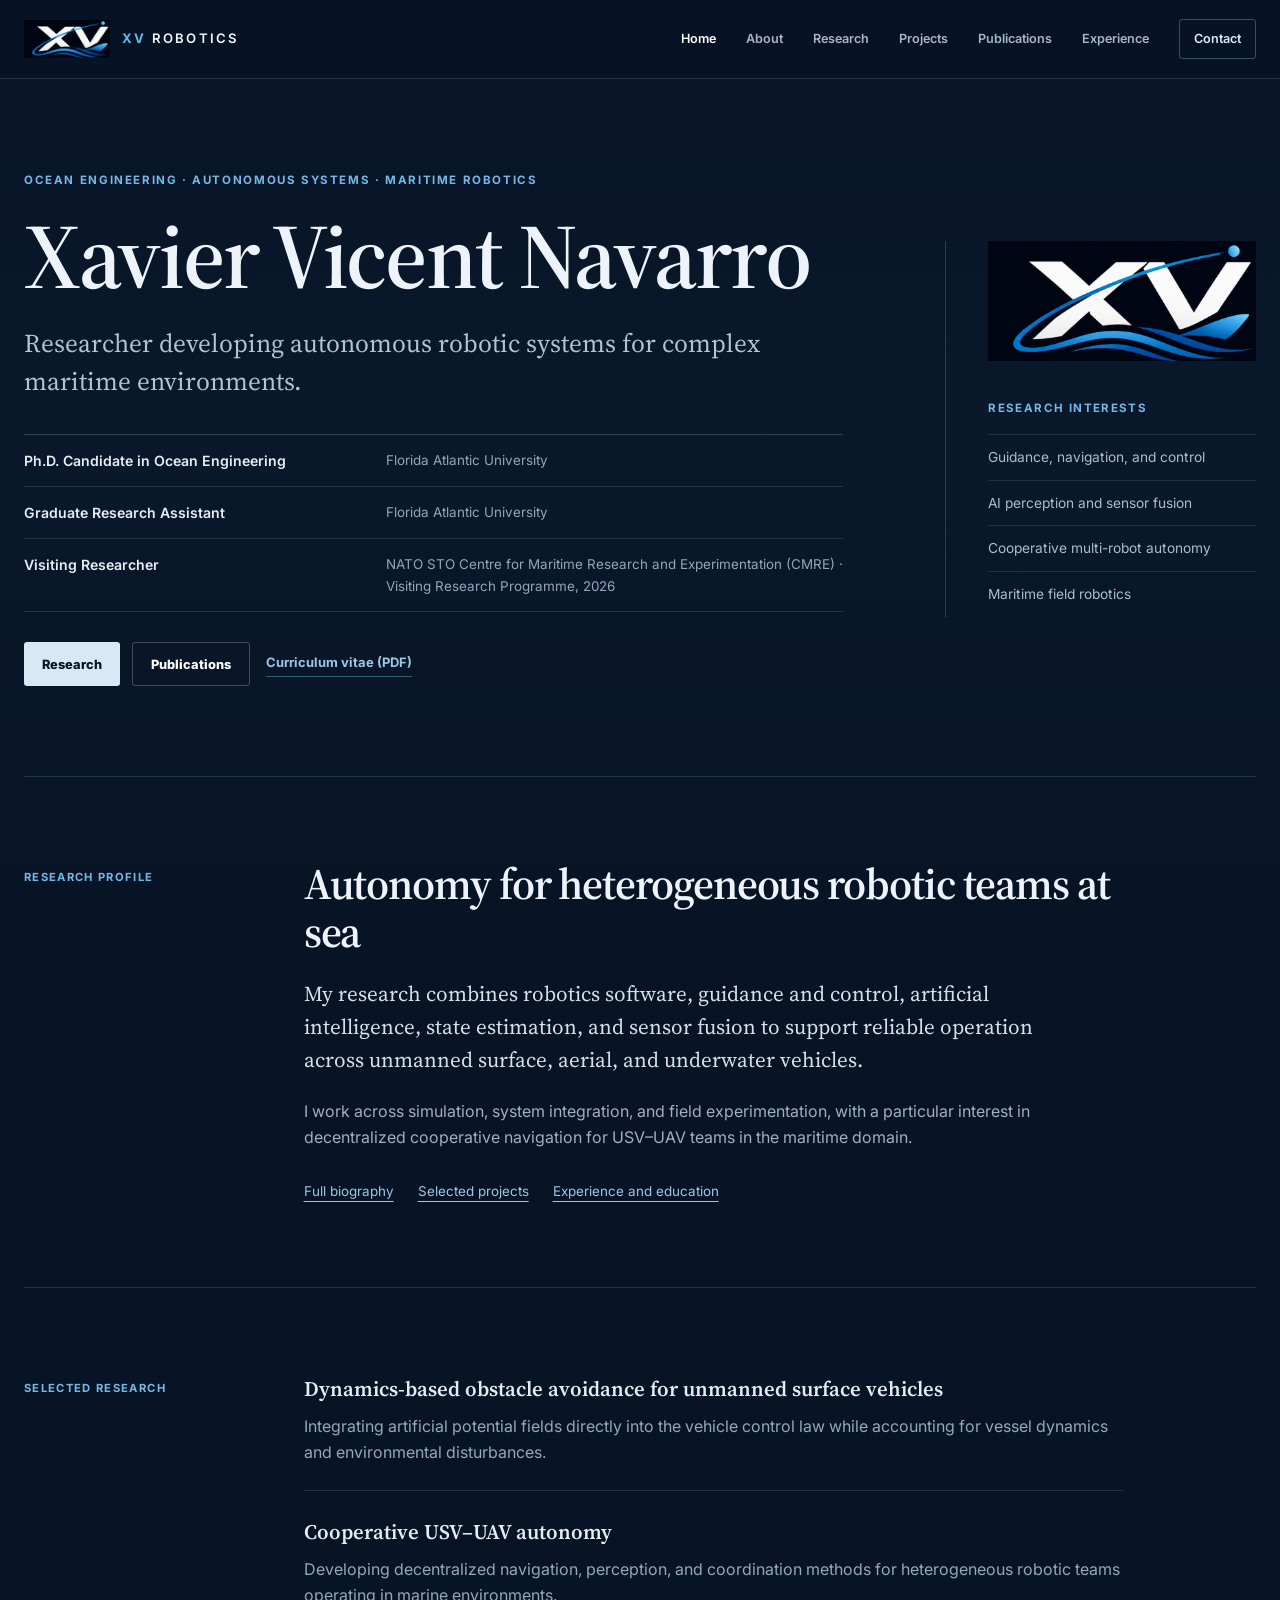
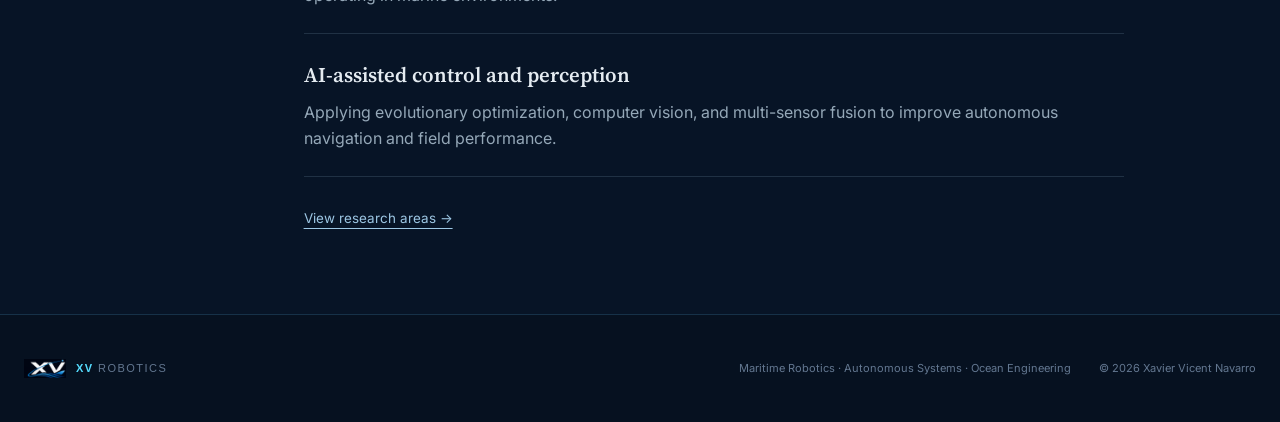
<file: index.html>
<!DOCTYPE html>
<html lang="en">
<head>
  <meta charset="utf-8" /><meta name="viewport" content="width=device-width, initial-scale=1" />
  <meta name="description" content="Xavier Vicent Navarro is a Ph.D. candidate in Ocean Engineering at Florida Atlantic University researching autonomous maritime systems, navigation, control, perception, and multi-robot autonomy." />
  <meta name="theme-color" content="#06152d" /><link rel="icon" type="image/png" href="assets/xv-logo.png" />
  <title>Xavier Vicent Navarro | Maritime Robotics Researcher</title>
  <link rel="preconnect" href="https://fonts.googleapis.com"><link rel="preconnect" href="https://fonts.gstatic.com" crossorigin>
  <link href="https://fonts.googleapis.com/css2?family=Inter:wght@400;500;600;700&family=Source+Serif+4:opsz,wght@8..60,500;8..60,600&display=swap" rel="stylesheet"><link rel="stylesheet" href="styles.css" />
</head>
<body class="page-home academic-page">
<header class="site-header" id="top"><div class="nav-wrap"><a class="brand" href="index.html" aria-label="XV Robotics home"><span class="brand-mark"><img src="assets/xv-logo.png" alt="XV Robotics logo" /></span><span class="brand-name"><b>XV</b> ROBOTICS</span></a><button class="menu-toggle" type="button" aria-expanded="false" aria-controls="nav-links" aria-label="Open navigation"><span></span><span></span><span></span></button><nav id="nav-links" class="nav-links" aria-label="Primary navigation"><a class="active" href="index.html">Home</a><a href="about.html">About</a><a href="research.html">Research</a><a href="projects.html">Projects</a><a href="publications.html">Publications</a><a href="experience.html">Experience</a><a class="nav-cta" href="contact.html">Contact</a></nav></div></header>
<main>
  <section class="academic-hero section-shell">
    <div class="academic-hero-copy reveal"><p class="academic-overline">Ocean Engineering · Autonomous Systems · Maritime Robotics</p><h1>Xavier Vicent Navarro</h1><p class="academic-deck">Researcher developing autonomous robotic systems for complex maritime environments.</p>
      <div class="current-appointments" aria-label="Current academic appointments">
        <div><strong>Ph.D. Candidate in Ocean Engineering</strong><span>Florida Atlantic University</span></div>
        <div><strong>Graduate Research Assistant</strong><span>Florida Atlantic University</span></div>
        <div><strong>Visiting Researcher</strong><span>NATO STO Centre for Maritime Research and Experimentation (CMRE) · Visiting Research Programme, 2026</span></div>
      </div>
      <div class="academic-actions"><a class="btn primary" href="research.html">Research</a><a class="btn secondary" href="publications.html">Publications</a><a class="text-link" href="assets/Xavier_Vicent_Navarro_Resume.pdf" rel="noopener" target="_blank">Curriculum vitae (PDF)</a></div>
    </div>
    <aside class="research-identity reveal" aria-label="XV Robotics research identity"><img src="assets/xv-logo.png" alt="XV Robotics" /><div><p>Research interests</p><ul><li>Guidance, navigation, and control</li><li>AI perception and sensor fusion</li><li>Cooperative multi-robot autonomy</li><li>Maritime field robotics</li></ul></div></aside>
  </section>
  <section class="academic-section section-shell reveal"><div class="academic-section-label">Research profile</div><div class="academic-section-body"><h2>Autonomy for heterogeneous robotic teams at sea</h2><p class="academic-lead">My research combines robotics software, guidance and control, artificial intelligence, state estimation, and sensor fusion to support reliable operation across unmanned surface, aerial, and underwater vehicles.</p><p>I work across simulation, system integration, and field experimentation, with a particular interest in decentralized cooperative navigation for USV–UAV teams in the maritime domain.</p><div class="inline-links"><a href="about.html">Full biography</a><a href="projects.html">Selected projects</a><a href="experience.html">Experience and education</a></div></div></section>
  <section class="academic-section section-shell reveal"><div class="academic-section-label">Selected research</div><div class="academic-section-body research-summary-list"><article><h3>Dynamics-based obstacle avoidance for unmanned surface vehicles</h3><p>Integrating artificial potential fields directly into the vehicle control law while accounting for vessel dynamics and environmental disturbances.</p></article><article><h3>Cooperative USV–UAV autonomy</h3><p>Developing decentralized navigation, perception, and coordination methods for heterogeneous robotic teams operating in marine environments.</p></article><article><h3>AI-assisted control and perception</h3><p>Applying evolutionary optimization, computer vision, and multi-sensor fusion to improve autonomous navigation and field performance.</p></article><a class="section-link" href="research.html">View research areas →</a></div></section>
</main>
<footer><div class="section-shell footer-inner"><a class="footer-brand" href="index.html"><img src="assets/xv-logo.png" alt="" /><span><b>XV</b> ROBOTICS</span></a><p>Maritime Robotics · Autonomous Systems · Ocean Engineering</p><p>© <span id="year"></span> Xavier Vicent Navarro</p></div></footer><script src="script.js"></script>
</body></html>
</file>
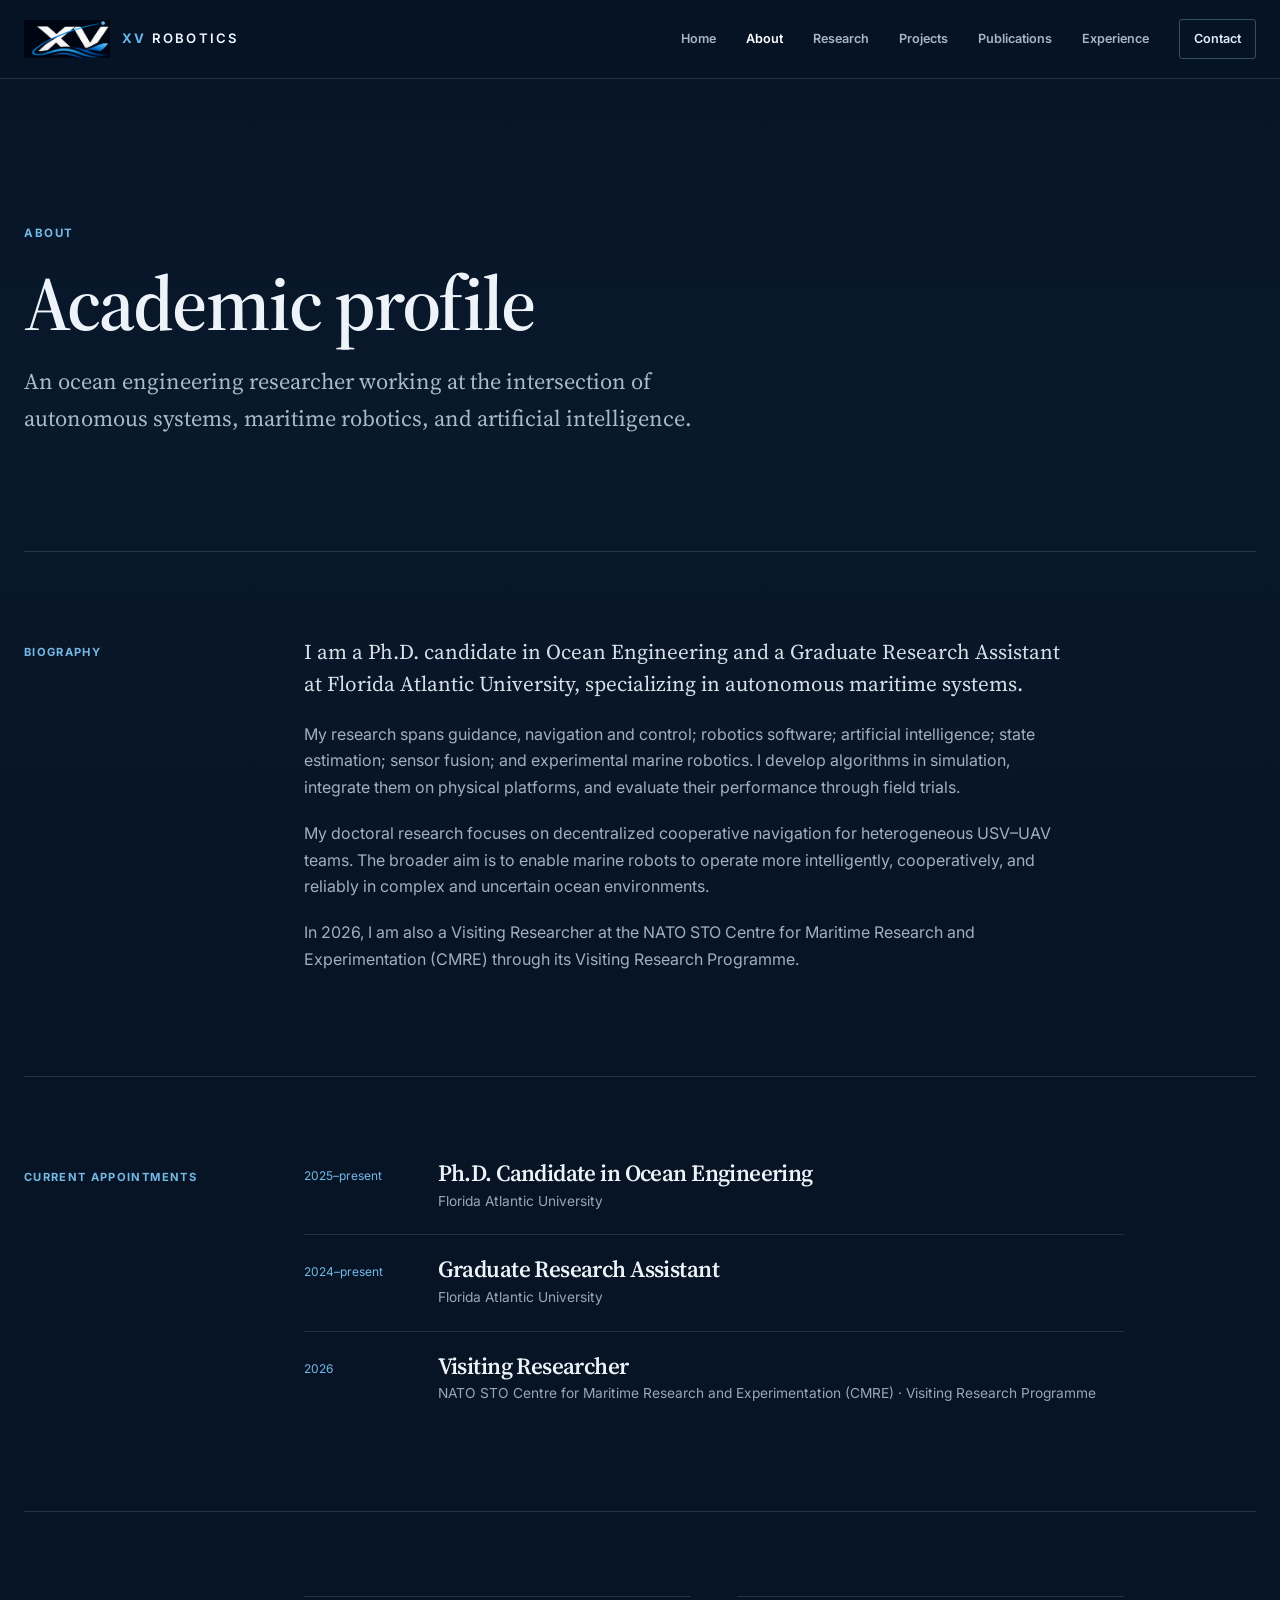
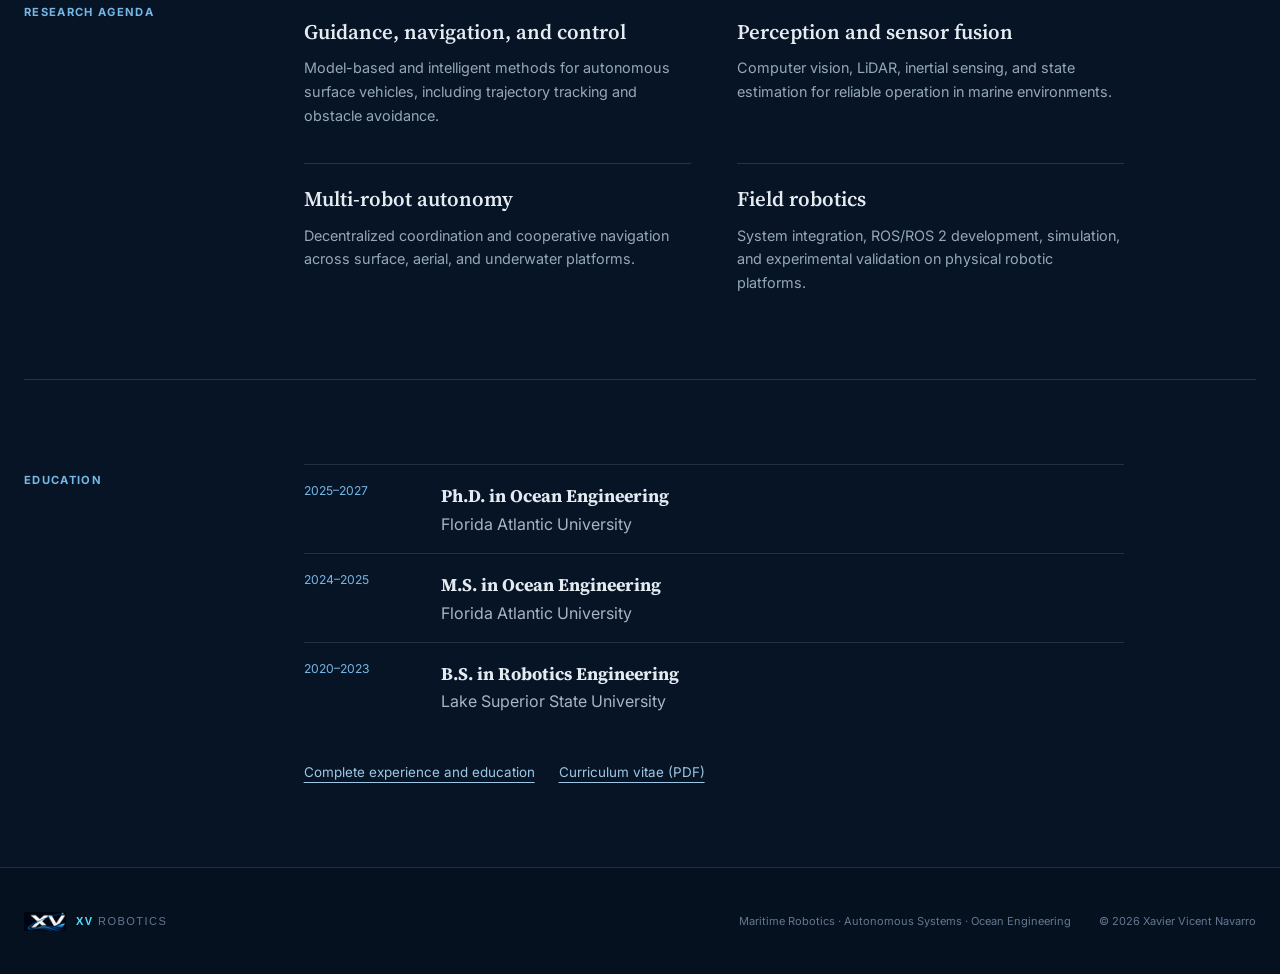
<file: about.html>
<!DOCTYPE html>
<html lang="en">
<head>
  <meta charset="utf-8" /><meta name="viewport" content="width=device-width, initial-scale=1" />
  <meta name="description" content="Academic biography, current appointments, research agenda, and education of maritime robotics researcher Xavier Vicent Navarro." />
  <meta name="theme-color" content="#06152d" /><link rel="icon" type="image/png" href="assets/xv-logo.png" /><title>About | Xavier Vicent Navarro</title>
  <link rel="preconnect" href="https://fonts.googleapis.com"><link rel="preconnect" href="https://fonts.gstatic.com" crossorigin><link href="https://fonts.googleapis.com/css2?family=Inter:wght@400;500;600;700&family=Source+Serif+4:opsz,wght@8..60,500;8..60,600&display=swap" rel="stylesheet"><link rel="stylesheet" href="styles.css" />
</head>
<body class="page-about academic-page">
<header class="site-header" id="top"><div class="nav-wrap"><a class="brand" href="index.html" aria-label="XV Robotics home"><span class="brand-mark"><img src="assets/xv-logo.png" alt="XV Robotics logo" /></span><span class="brand-name"><b>XV</b> ROBOTICS</span></a><button class="menu-toggle" type="button" aria-expanded="false" aria-controls="nav-links" aria-label="Open navigation"><span></span><span></span><span></span></button><nav id="nav-links" class="nav-links" aria-label="Primary navigation"><a href="index.html">Home</a><a class="active" href="about.html">About</a><a href="research.html">Research</a><a href="projects.html">Projects</a><a href="publications.html">Publications</a><a href="experience.html">Experience</a><a class="nav-cta" href="contact.html">Contact</a></nav></div></header>
<main>
  <section class="academic-page-hero section-shell reveal"><p class="academic-overline">About</p><h1>Academic profile</h1><p>An ocean engineering researcher working at the intersection of autonomous systems, maritime robotics, and artificial intelligence.</p></section>
  <section class="academic-section section-shell reveal"><div class="academic-section-label">Biography</div><div class="academic-section-body biography"><p class="academic-lead">I am a Ph.D. candidate in Ocean Engineering and a Graduate Research Assistant at Florida Atlantic University, specializing in autonomous maritime systems.</p><p>My research spans guidance, navigation and control; robotics software; artificial intelligence; state estimation; sensor fusion; and experimental marine robotics. I develop algorithms in simulation, integrate them on physical platforms, and evaluate their performance through field trials.</p><p>My doctoral research focuses on decentralized cooperative navigation for heterogeneous USV–UAV teams. The broader aim is to enable marine robots to operate more intelligently, cooperatively, and reliably in complex and uncertain ocean environments.</p><p>In 2026, I am also a Visiting Researcher at the NATO STO Centre for Maritime Research and Experimentation (CMRE) through its Visiting Research Programme.</p></div></section>
  <section class="academic-section section-shell reveal"><div class="academic-section-label">Current appointments</div><div class="academic-section-body appointment-list"><article><p>2025–present</p><h2>Ph.D. Candidate in Ocean Engineering</h2><span>Florida Atlantic University</span></article><article><p>2024–present</p><h2>Graduate Research Assistant</h2><span>Florida Atlantic University</span></article><article><p>2026</p><h2>Visiting Researcher</h2><span>NATO STO Centre for Maritime Research and Experimentation (CMRE) · Visiting Research Programme</span></article></div></section>
  <section class="academic-section section-shell reveal"><div class="academic-section-label">Research agenda</div><div class="academic-section-body agenda-grid"><div><h3>Guidance, navigation, and control</h3><p>Model-based and intelligent methods for autonomous surface vehicles, including trajectory tracking and obstacle avoidance.</p></div><div><h3>Perception and sensor fusion</h3><p>Computer vision, LiDAR, inertial sensing, and state estimation for reliable operation in marine environments.</p></div><div><h3>Multi-robot autonomy</h3><p>Decentralized coordination and cooperative navigation across surface, aerial, and underwater platforms.</p></div><div><h3>Field robotics</h3><p>System integration, ROS/ROS 2 development, simulation, and experimental validation on physical robotic platforms.</p></div></div></section>
  <section class="academic-section section-shell reveal"><div class="academic-section-label">Education</div><div class="academic-section-body education-list"><div><span>2025–2027</span><p><strong>Ph.D. in Ocean Engineering</strong><br>Florida Atlantic University</p></div><div><span>2024–2025</span><p><strong>M.S. in Ocean Engineering</strong><br>Florida Atlantic University</p></div><div><span>2020–2023</span><p><strong>B.S. in Robotics Engineering</strong><br>Lake Superior State University</p></div><div class="inline-links"><a href="experience.html">Complete experience and education</a><a href="assets/Xavier_Vicent_Navarro_Resume.pdf" target="_blank" rel="noopener">Curriculum vitae (PDF)</a></div></div></section>
</main>
<footer><div class="section-shell footer-inner"><a class="footer-brand" href="index.html"><img src="assets/xv-logo.png" alt="" /><span><b>XV</b> ROBOTICS</span></a><p>Maritime Robotics · Autonomous Systems · Ocean Engineering</p><p>© <span id="year"></span> Xavier Vicent Navarro</p></div></footer><script src="script.js"></script>
</body></html>
</file>
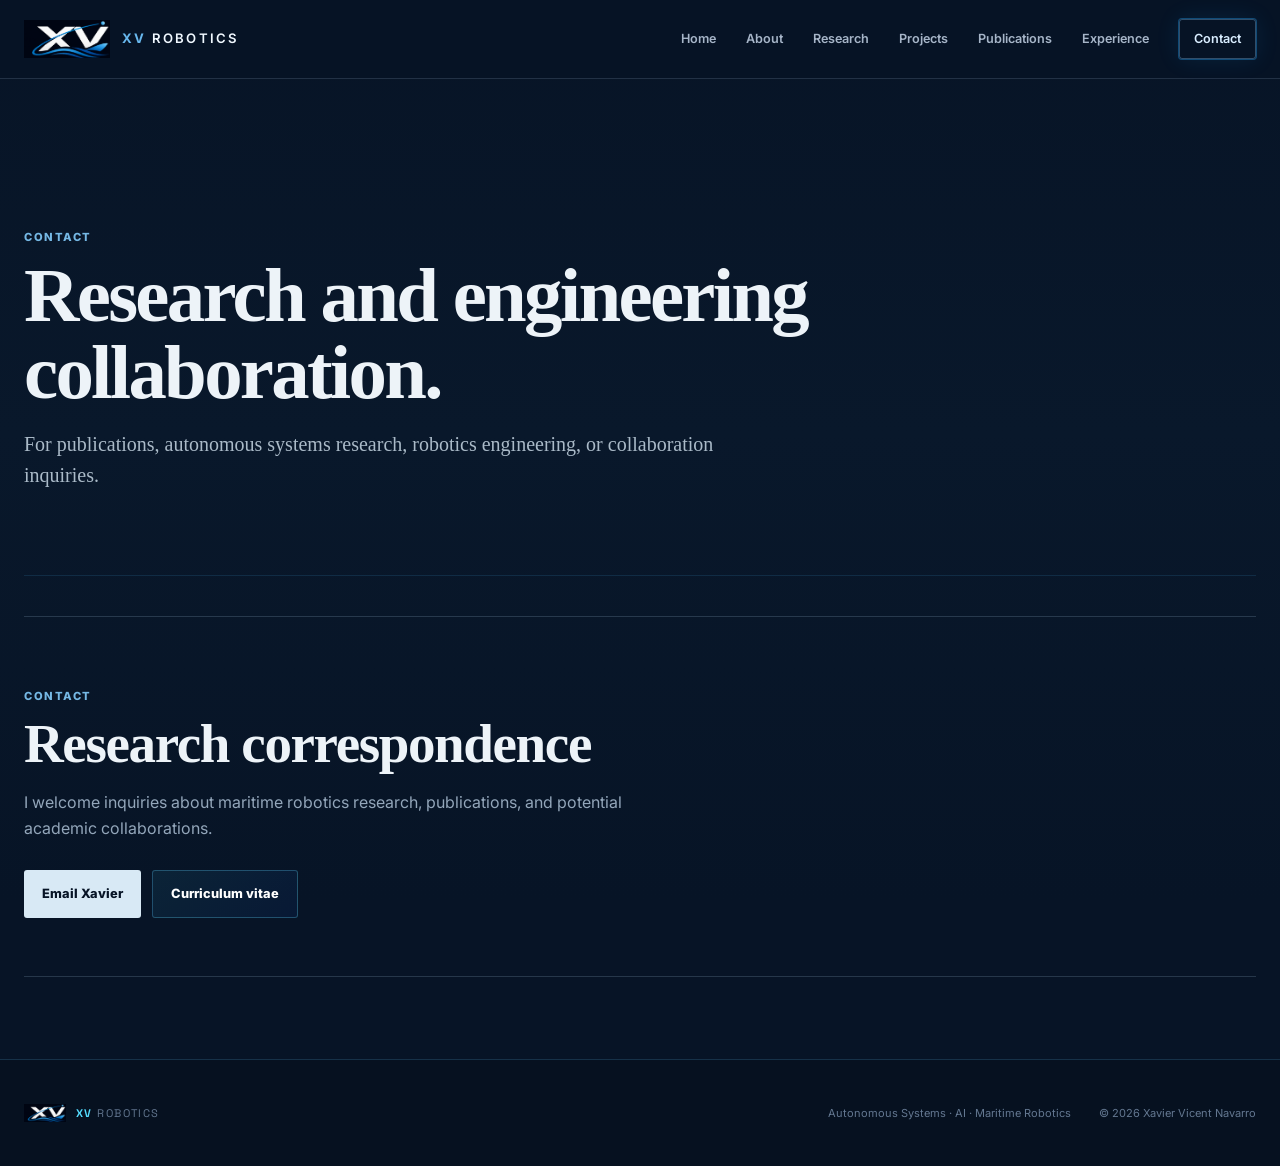
<file: contact.html>
<!DOCTYPE html>
<html lang="en">
<head>
  <meta charset="utf-8" />
  <meta name="viewport" content="width=device-width, initial-scale=1" />
  <meta name="description" content="Contact Xavier Vicent Navarro for research, engineering, and collaboration inquiries." />
  <meta name="theme-color" content="#06152d" />
  <link rel="icon" type="image/png" href="assets/xv-logo.png" />
  <title>Contact | XV Robotics</title>
  <link rel="preconnect" href="https://fonts.googleapis.com">
  <link rel="preconnect" href="https://fonts.gstatic.com" crossorigin>
  <link href="https://fonts.googleapis.com/css2?family=Inter:wght@400;500;600;700;800&family=Space+Grotesk:wght@500;600;700&display=swap" rel="stylesheet">
  <link rel="stylesheet" href="styles.css" />
</head>
<body class="page-contact">
<div class="page-noise" aria-hidden="true"></div><div class="ambient ambient-a" aria-hidden="true"></div><div class="ambient ambient-b" aria-hidden="true"></div>
<header class="site-header" id="top">
  <div class="nav-wrap">
    <a class="brand" href="index.html" aria-label="XV Robotics home">
      <span class="brand-mark"><img src="assets/xv-logo.png" alt="XV Robotics logo" /></span>
      <span class="brand-name"><b>XV</b> ROBOTICS</span>
    </a>
    <button class="menu-toggle" type="button" aria-expanded="false" aria-controls="nav-links" aria-label="Open navigation"><span></span><span></span><span></span></button>
    <nav id="nav-links" class="nav-links" aria-label="Primary navigation">
      <a href="index.html">Home</a><a href="about.html">About</a><a href="research.html">Research</a><a href="projects.html">Projects</a><a href="publications.html">Publications</a><a href="experience.html">Experience</a>
      <a class="nav-cta active" href="contact.html">Contact</a>
    </nav>
  </div>
</header>
<main><section class="page-hero section-shell reveal">
  <div class="page-hero-copy">
    <p class="kicker">CONTACT</p>
    <h1>Research and engineering collaboration.</h1>
    <p>For publications, autonomous systems research, robotics engineering, or collaboration inquiries.</p>
  </div>
  <div class="page-hero-code" aria-hidden="true">
    <span>XV / CONTACT</span>
    <img src="assets/xv-logo.png" alt="" />
  </div>
</section><section class="section section-shell contact-section" id="contact">
<div class="contact-card reveal">
<div aria-hidden="true" class="contact-orbit"></div>
<div class="contact-copy">
<p class="kicker">CONTACT</p>
<h2>Research correspondence</h2>
<p>I welcome inquiries about maritime robotics research, publications, and potential academic collaborations.</p>
<div class="contact-actions"><a class="btn primary" href="mailto:xavitenis27@gmail.com">Email Xavier</a><a class="btn secondary" href="assets/Xavier_Vicent_Navarro_Resume.pdf" rel="noopener" target="_blank">Curriculum vitae</a></div>
</div>
<div class="contact-logo"><img alt="XV Robotics" src="assets/xv-logo.png"/></div>
</div>
</section></main>
<footer>
  <div class="section-shell footer-inner">
    <a class="footer-brand" href="index.html"><img src="assets/xv-logo.png" alt="" /><span><b>XV</b> ROBOTICS</span></a>
    <p>Autonomous Systems · AI · Maritime Robotics</p>
    <p>© <span id="year"></span> Xavier Vicent Navarro</p>
  </div>
</footer>
<script src="script.js"></script>
</body>
</html>
</file>
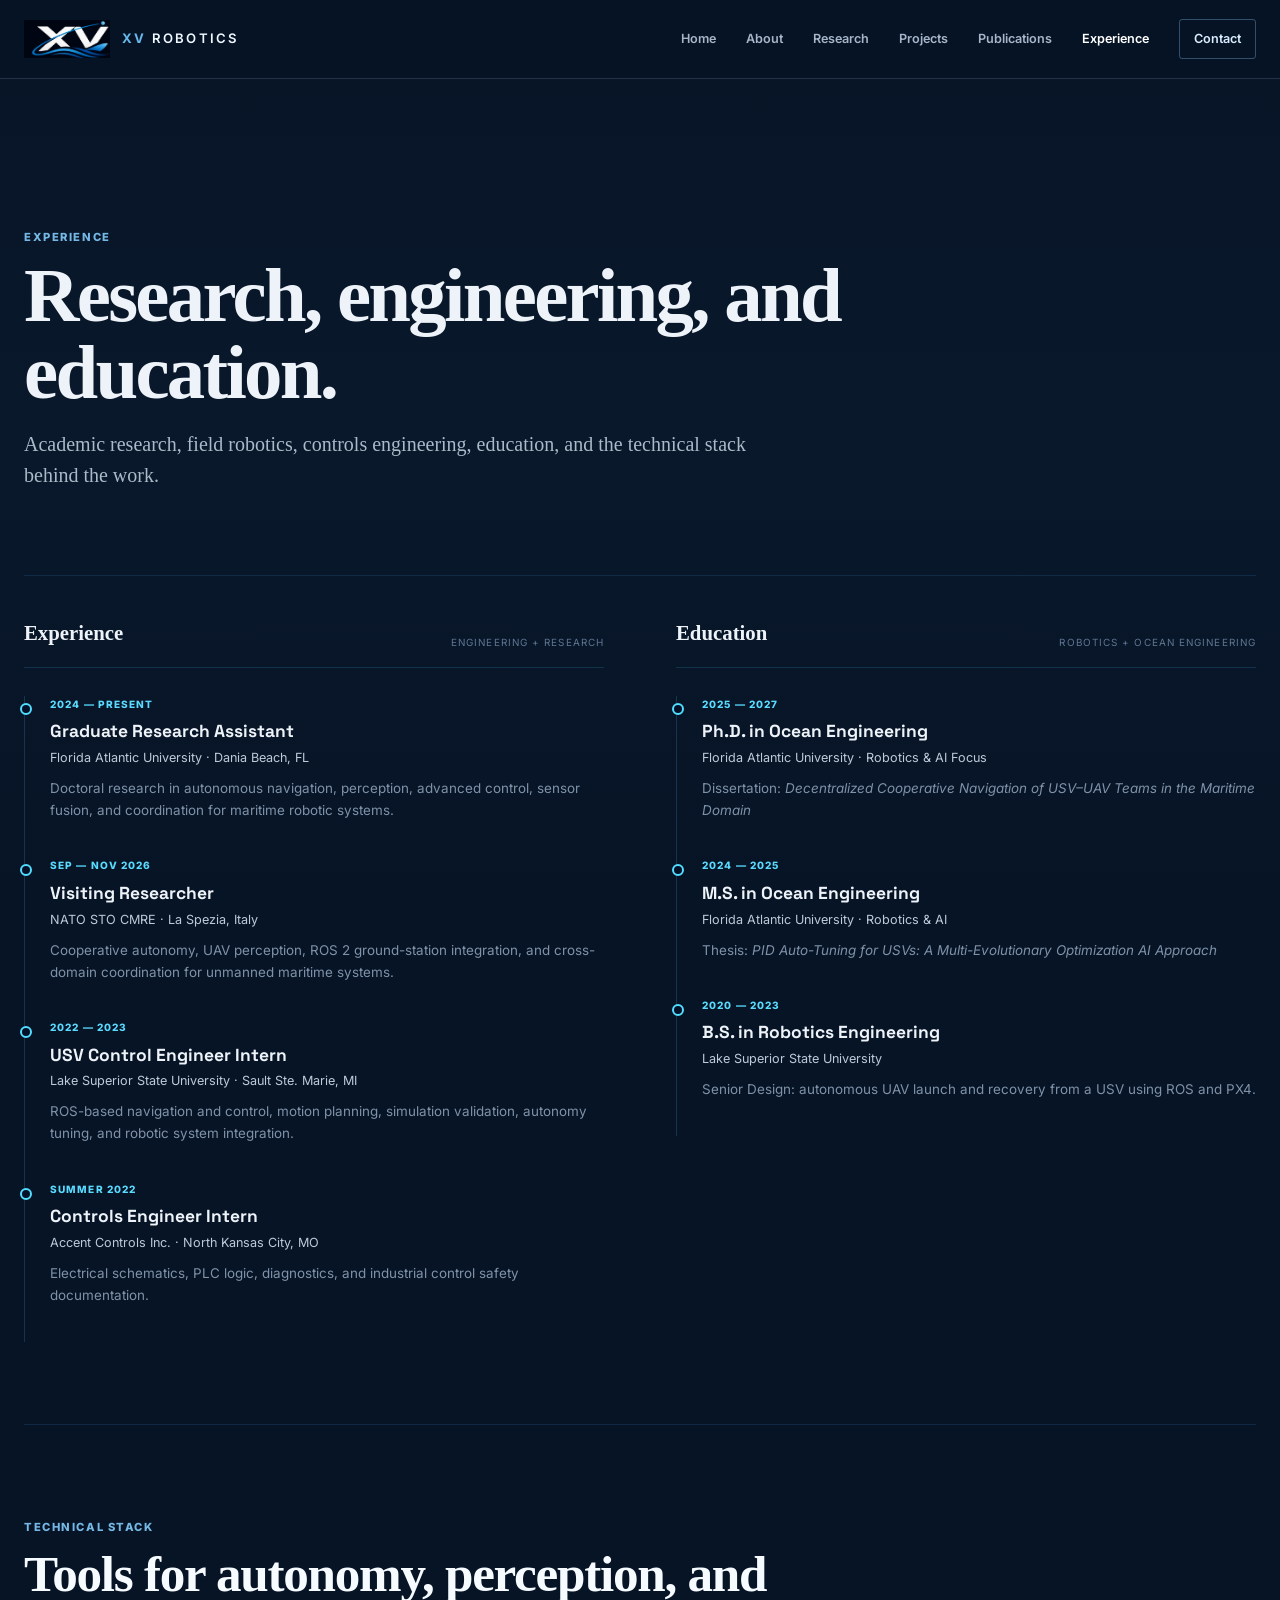
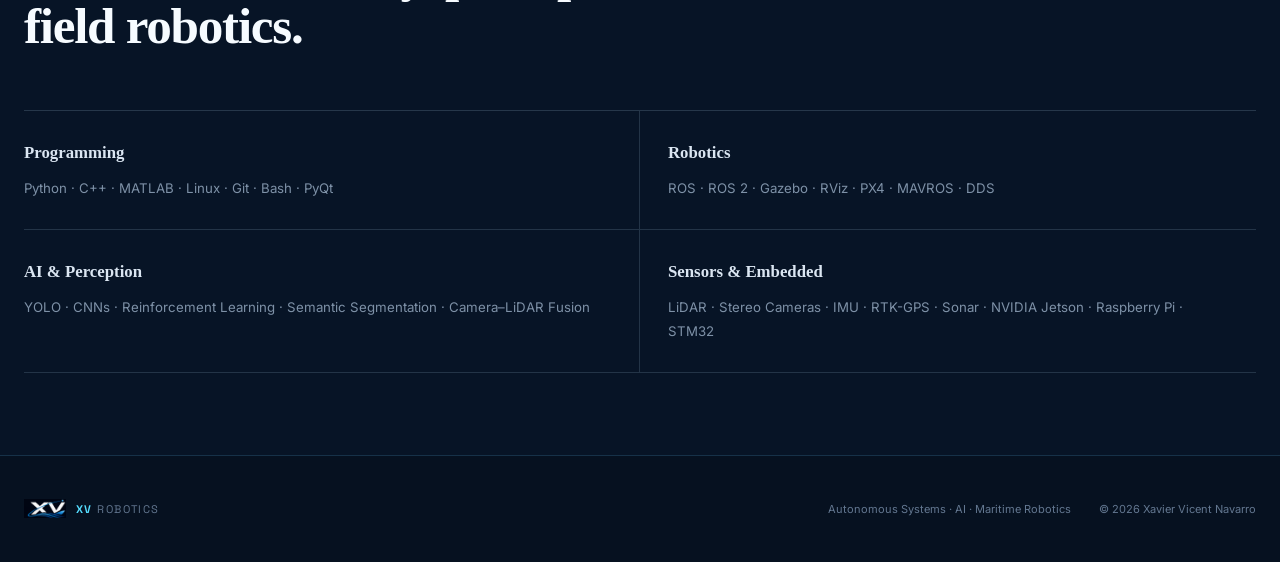
<file: experience.html>
<!DOCTYPE html>
<html lang="en">
<head>
  <meta charset="utf-8" />
  <meta name="viewport" content="width=device-width, initial-scale=1" />
  <meta name="description" content="Research experience, education, and technical skills of Xavier Vicent Navarro." />
  <meta name="theme-color" content="#06152d" />
  <link rel="icon" type="image/png" href="assets/xv-logo.png" />
  <title>Experience | XV Robotics</title>
  <link rel="preconnect" href="https://fonts.googleapis.com">
  <link rel="preconnect" href="https://fonts.gstatic.com" crossorigin>
  <link href="https://fonts.googleapis.com/css2?family=Inter:wght@400;500;600;700;800&family=Space+Grotesk:wght@500;600;700&display=swap" rel="stylesheet">
  <link rel="stylesheet" href="styles.css" />
</head>
<body class="page-experience">
<div class="page-noise" aria-hidden="true"></div><div class="ambient ambient-a" aria-hidden="true"></div><div class="ambient ambient-b" aria-hidden="true"></div>
<header class="site-header" id="top">
  <div class="nav-wrap">
    <a class="brand" href="index.html" aria-label="XV Robotics home">
      <span class="brand-mark"><img src="assets/xv-logo.png" alt="XV Robotics logo" /></span>
      <span class="brand-name"><b>XV</b> ROBOTICS</span>
    </a>
    <button class="menu-toggle" type="button" aria-expanded="false" aria-controls="nav-links" aria-label="Open navigation"><span></span><span></span><span></span></button>
    <nav id="nav-links" class="nav-links" aria-label="Primary navigation">
      <a href="index.html">Home</a><a href="about.html">About</a><a href="research.html">Research</a><a href="projects.html">Projects</a><a href="publications.html">Publications</a><a class="active" href="experience.html">Experience</a>
      <a class="nav-cta" href="contact.html">Contact</a>
    </nav>
  </div>
</header>
<main><section class="page-hero section-shell reveal">
  <div class="page-hero-copy">
    <p class="kicker">EXPERIENCE</p>
    <h1>Research, engineering, and education.</h1>
    <p>Academic research, field robotics, controls engineering, education, and the technical stack behind the work.</p>
  </div>
  <div class="page-hero-code" aria-hidden="true">
    <span>XV / CV</span>
    <img src="assets/xv-logo.png" alt="" />
  </div>
</section><section class="section section-shell" id="experience">
<div class="section-heading reveal">
<span class="section-number">05</span>
<div><p class="kicker">BACKGROUND</p><h2>Research, engineering, and education.</h2></div>
</div>
<div class="background-grid">
<div>
<div class="column-header"><h3>Experience</h3><span>Engineering + Research</span></div>
<div class="timeline">
<article class="timeline-item reveal"><div class="timeline-date">2024 — Present</div><h4>Graduate Research Assistant</h4><p class="timeline-org">Florida Atlantic University · Dania Beach, FL</p><p>Doctoral research in autonomous navigation, perception, advanced control, sensor fusion, and coordination for maritime robotic systems.</p></article>
<article class="timeline-item reveal"><div class="timeline-date">Sep — Nov 2026</div><h4>Visiting Researcher</h4><p class="timeline-org">NATO STO CMRE · La Spezia, Italy</p><p>Cooperative autonomy, UAV perception, ROS 2 ground-station integration, and cross-domain coordination for unmanned maritime systems.</p></article>
<article class="timeline-item reveal"><div class="timeline-date">2022 — 2023</div><h4>USV Control Engineer Intern</h4><p class="timeline-org">Lake Superior State University · Sault Ste. Marie, MI</p><p>ROS-based navigation and control, motion planning, simulation validation, autonomy tuning, and robotic system integration.</p></article>
<article class="timeline-item reveal"><div class="timeline-date">Summer 2022</div><h4>Controls Engineer Intern</h4><p class="timeline-org">Accent Controls Inc. · North Kansas City, MO</p><p>Electrical schematics, PLC logic, diagnostics, and industrial control safety documentation.</p></article>
</div>
</div>
<div>
<div class="column-header"><h3>Education</h3><span>Robotics + Ocean Engineering</span></div>
<div class="timeline">
<article class="timeline-item reveal"><div class="timeline-date">2025 — 2027</div><h4>Ph.D. in Ocean Engineering</h4><p class="timeline-org">Florida Atlantic University · Robotics &amp; AI Focus</p><p>Dissertation: <em>Decentralized Cooperative Navigation of USV–UAV Teams in the Maritime Domain</em></p></article>
<article class="timeline-item reveal"><div class="timeline-date">2024 — 2025</div><h4>M.S. in Ocean Engineering</h4><p class="timeline-org">Florida Atlantic University · Robotics &amp; AI</p><p>Thesis: <em>PID Auto-Tuning for USVs: A Multi-Evolutionary Optimization AI Approach</em></p></article>
<article class="timeline-item reveal"><div class="timeline-date">2020 — 2023</div><h4>B.S. in Robotics Engineering</h4><p class="timeline-org">Lake Superior State University</p><p>Senior Design: autonomous UAV launch and recovery from a USV using ROS and PX4.</p></article>
</div>
</div>
</div>
</section><section class="section section-shell skills-section">
<div class="section-heading reveal"><span class="section-number">06</span><div><p class="kicker">TECHNICAL STACK</p><h2>Tools for autonomy, perception, and field robotics.</h2></div></div>
<div class="skills-grid reveal">
<div class="skill-group"><div class="skill-number">01</div><h3>Programming</h3><p>Python · C++ · MATLAB · Linux · Git · Bash · PyQt</p></div>
<div class="skill-group"><div class="skill-number">02</div><h3>Robotics</h3><p>ROS · ROS 2 · Gazebo · RViz · PX4 · MAVROS · DDS</p></div>
<div class="skill-group"><div class="skill-number">03</div><h3>AI &amp; Perception</h3><p>YOLO · CNNs · Reinforcement Learning · Semantic Segmentation · Camera–LiDAR Fusion</p></div>
<div class="skill-group"><div class="skill-number">04</div><h3>Sensors &amp; Embedded</h3><p>LiDAR · Stereo Cameras · IMU · RTK-GPS · Sonar · NVIDIA Jetson · Raspberry Pi · STM32</p></div>
</div>
</section></main>
<footer>
  <div class="section-shell footer-inner">
    <a class="footer-brand" href="index.html"><img src="assets/xv-logo.png" alt="" /><span><b>XV</b> ROBOTICS</span></a>
    <p>Autonomous Systems · AI · Maritime Robotics</p>
    <p>© <span id="year"></span> Xavier Vicent Navarro</p>
  </div>
</footer>
<script src="script.js"></script>
</body>
</html>
</file>
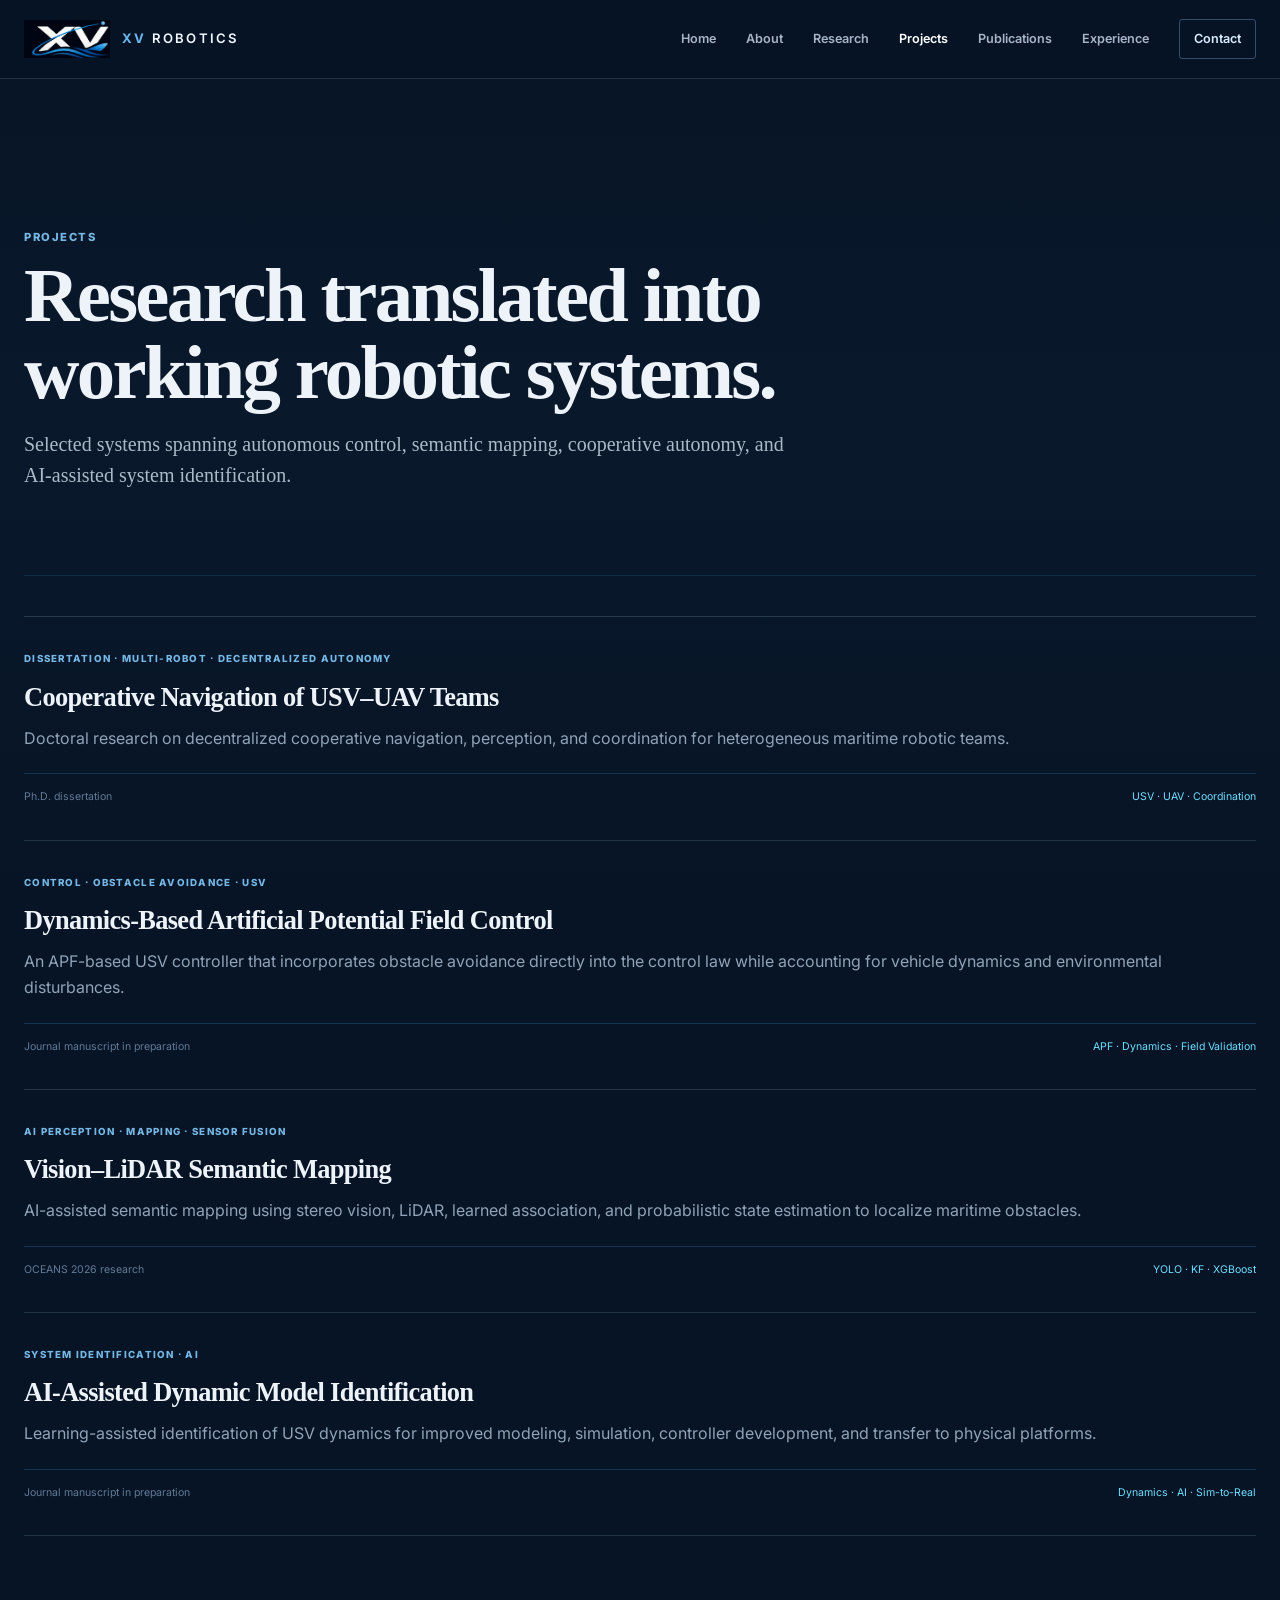
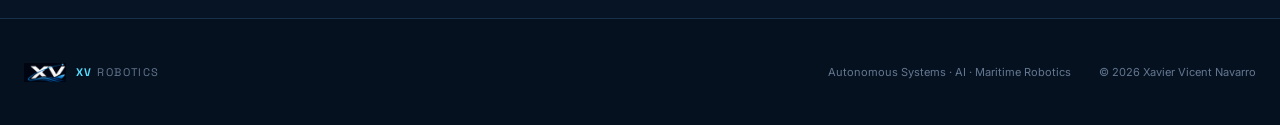
<file: projects.html>
<!DOCTYPE html>
<html lang="en">
<head>
  <meta charset="utf-8" />
  <meta name="viewport" content="width=device-width, initial-scale=1" />
  <meta name="description" content="Selected robotics research projects by Xavier Vicent Navarro." />
  <meta name="theme-color" content="#06152d" />
  <link rel="icon" type="image/png" href="assets/xv-logo.png" />
  <title>Projects | XV Robotics</title>
  <link rel="preconnect" href="https://fonts.googleapis.com">
  <link rel="preconnect" href="https://fonts.gstatic.com" crossorigin>
  <link href="https://fonts.googleapis.com/css2?family=Inter:wght@400;500;600;700;800&family=Space+Grotesk:wght@500;600;700&display=swap" rel="stylesheet">
  <link rel="stylesheet" href="styles.css" />
</head>
<body class="page-projects">
<div class="page-noise" aria-hidden="true"></div><div class="ambient ambient-a" aria-hidden="true"></div><div class="ambient ambient-b" aria-hidden="true"></div>
<header class="site-header" id="top">
  <div class="nav-wrap">
    <a class="brand" href="index.html" aria-label="XV Robotics home">
      <span class="brand-mark"><img src="assets/xv-logo.png" alt="XV Robotics logo" /></span>
      <span class="brand-name"><b>XV</b> ROBOTICS</span>
    </a>
    <button class="menu-toggle" type="button" aria-expanded="false" aria-controls="nav-links" aria-label="Open navigation"><span></span><span></span><span></span></button>
    <nav id="nav-links" class="nav-links" aria-label="Primary navigation">
      <a href="index.html">Home</a><a href="about.html">About</a><a href="research.html">Research</a><a class="active" href="projects.html">Projects</a><a href="publications.html">Publications</a><a href="experience.html">Experience</a>
      <a class="nav-cta" href="contact.html">Contact</a>
    </nav>
  </div>
</header>
<main><section class="page-hero section-shell reveal">
  <div class="page-hero-copy">
    <p class="kicker">PROJECTS</p>
    <h1>Research translated into working robotic systems.</h1>
    <p>Selected systems spanning autonomous control, semantic mapping, cooperative autonomy, and AI-assisted system identification.</p>
  </div>
  <div class="page-hero-code" aria-hidden="true">
    <span>XV / PROJECTS</span>
    <img src="assets/xv-logo.png" alt="" />
  </div>
</section><section class="section section-shell" id="projects">
<div class="section-heading reveal">
<span class="section-number">03</span>
<div>
<p class="kicker">SELECTED WORK</p>
<h2>Research translated into working robotic systems.</h2>
</div>
</div>
<div class="project-showcase">
<article class="project-card project-primary reveal">
<div aria-hidden="true" class="project-mini-visual visual-team"><span></span><i></i><b></b></div>
<div class="project-copy">
<div class="project-overline"><span>01</span> DISSERTATION · MULTI-ROBOT · DECENTRALIZED AUTONOMY</div>
<h3>Cooperative Navigation of USV–UAV Teams</h3>
<p>Doctoral research on decentralized cooperative navigation, perception, and coordination for heterogeneous maritime robotic teams.</p>
<div class="project-footer"><span>Ph.D. dissertation</span><span>USV · UAV · Coordination</span></div>
</div>
</article>
<article class="project-card reveal">
<div aria-hidden="true" class="project-visual visual-apf">
<div class="route-line"></div><div class="route-dot r1"></div><div class="route-dot r2"></div><div class="route-dot r3"></div>
<div class="obstacle o1"></div><div class="obstacle o2"></div><div class="boat-shape"></div>
</div>
<div class="project-copy">
<div class="project-overline"><span>02</span> CONTROL · OBSTACLE AVOIDANCE · USV</div>
<h3>Dynamics-Based Artificial Potential Field Control</h3>
<p>An APF-based USV controller that incorporates obstacle avoidance directly into the control law while accounting for vehicle dynamics and environmental disturbances.</p>
<div class="project-footer"><span>Journal manuscript in preparation</span><span>APF · Dynamics · Field Validation</span></div>
</div>
</article>
<article class="project-card reveal">
<div aria-hidden="true" class="project-mini-visual visual-fusion"><span></span><i></i><b></b></div>
<div class="project-copy">
<div class="project-overline"><span>03</span> AI PERCEPTION · MAPPING · SENSOR FUSION</div>
<h3>Vision–LiDAR Semantic Mapping</h3>
<p>AI-assisted semantic mapping using stereo vision, LiDAR, learned association, and probabilistic state estimation to localize maritime obstacles.</p>
<div class="project-footer"><span>OCEANS 2026 research</span><span>YOLO · KF · XGBoost</span></div>
</div>
</article>
<article class="project-card reveal">
<div aria-hidden="true" class="project-mini-visual visual-sysid"><span></span><i></i><b></b></div>
<div class="project-copy">
<div class="project-overline"><span>04</span> SYSTEM IDENTIFICATION · AI</div>
<h3>AI-Assisted Dynamic Model Identification</h3>
<p>Learning-assisted identification of USV dynamics for improved modeling, simulation, controller development, and transfer to physical platforms.</p>
<div class="project-footer"><span>Journal manuscript in preparation</span><span>Dynamics · AI · Sim-to-Real</span></div>
</div>
</article>
</div>
</section></main>
<footer>
  <div class="section-shell footer-inner">
    <a class="footer-brand" href="index.html"><img src="assets/xv-logo.png" alt="" /><span><b>XV</b> ROBOTICS</span></a>
    <p>Autonomous Systems · AI · Maritime Robotics</p>
    <p>© <span id="year"></span> Xavier Vicent Navarro</p>
  </div>
</footer>
<script src="script.js"></script>
</body>
</html>
</file>
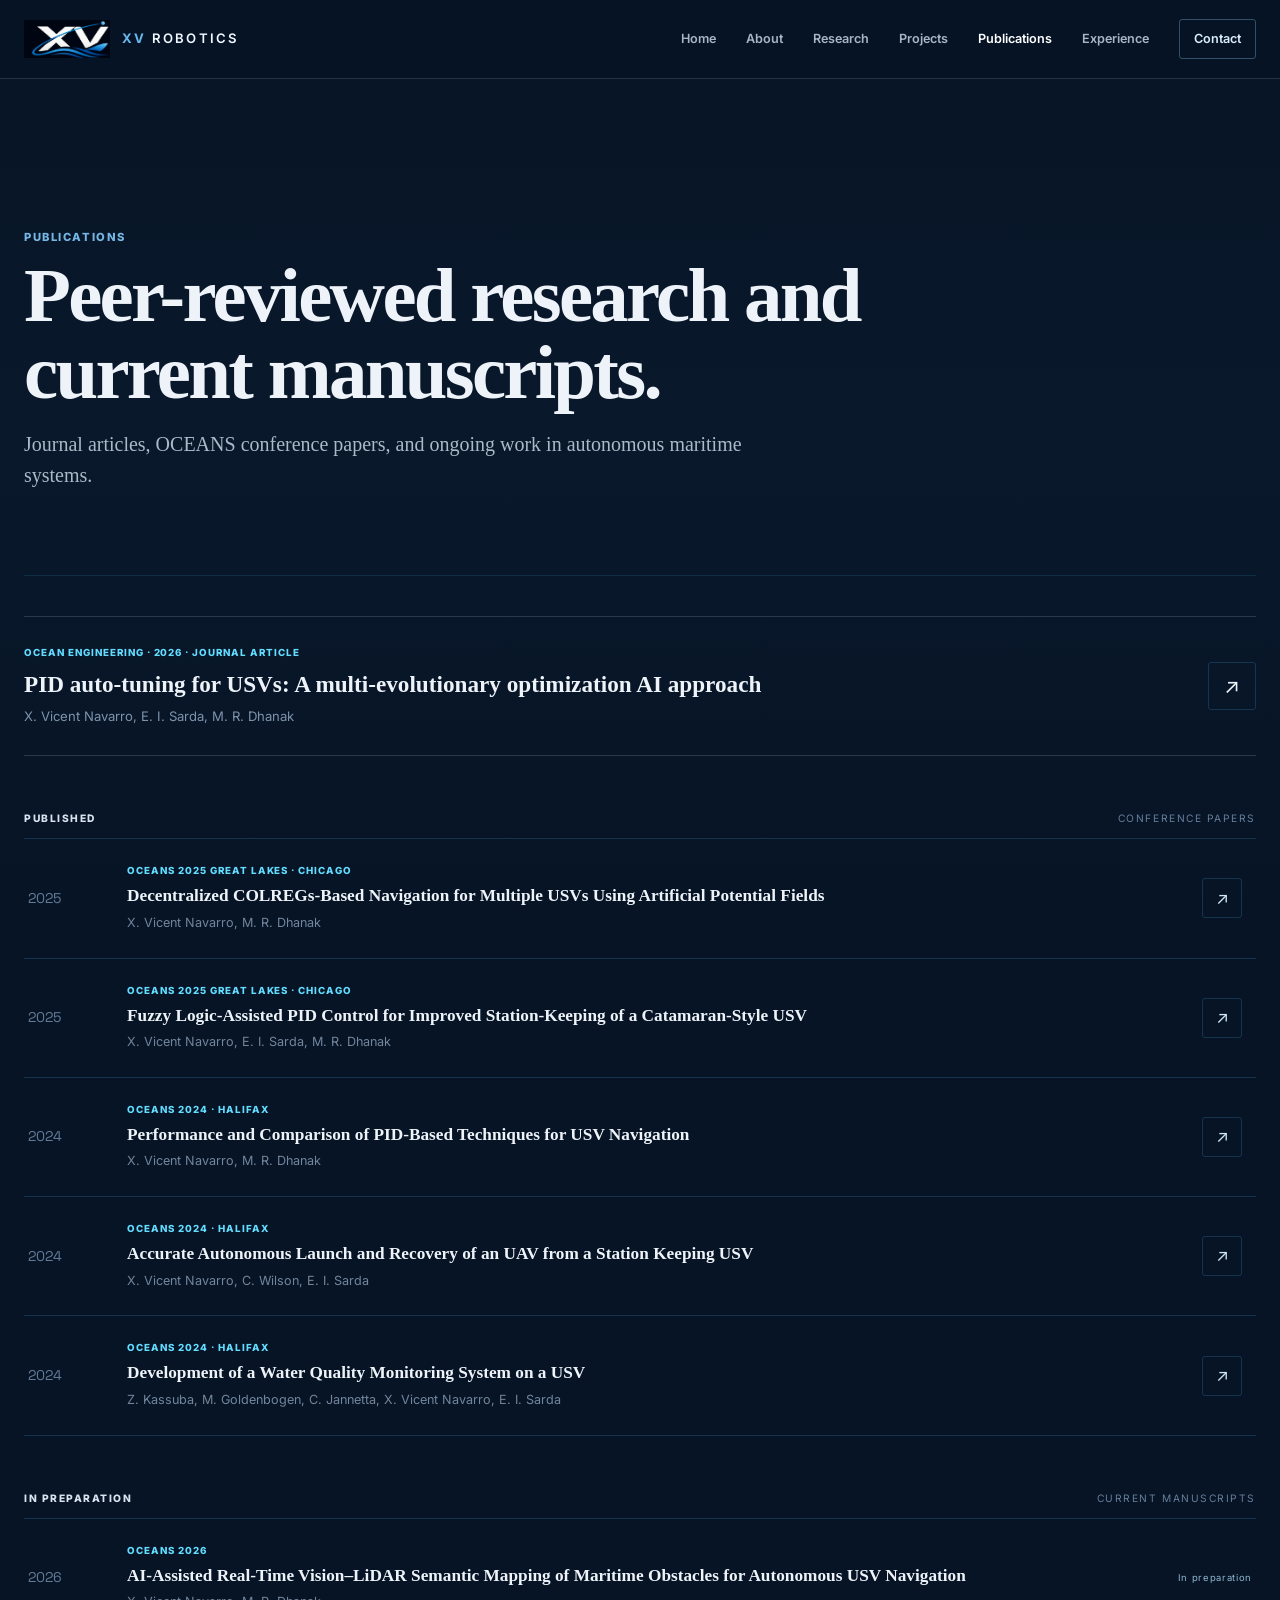
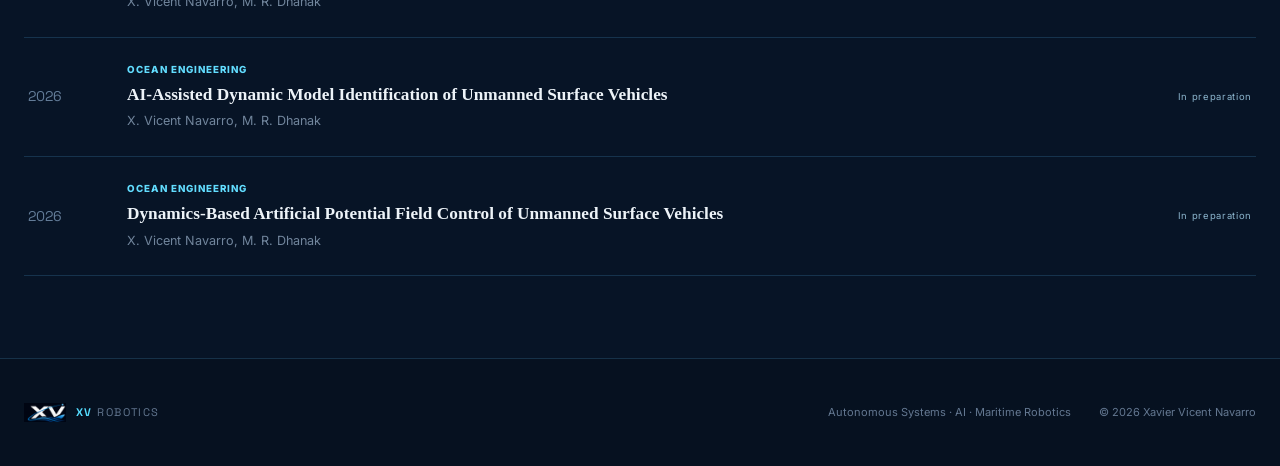
<file: publications.html>
<!DOCTYPE html>
<html lang="en">
<head>
  <meta charset="utf-8" />
  <meta name="viewport" content="width=device-width, initial-scale=1" />
  <meta name="description" content="Peer-reviewed publications and manuscripts by Xavier Vicent Navarro." />
  <meta name="theme-color" content="#06152d" />
  <link rel="icon" type="image/png" href="assets/xv-logo.png" />
  <title>Publications | XV Robotics</title>
  <link rel="preconnect" href="https://fonts.googleapis.com">
  <link rel="preconnect" href="https://fonts.gstatic.com" crossorigin>
  <link href="https://fonts.googleapis.com/css2?family=Inter:wght@400;500;600;700;800&family=Space+Grotesk:wght@500;600;700&display=swap" rel="stylesheet">
  <link rel="stylesheet" href="styles.css" />
</head>
<body class="page-publications">
<div class="page-noise" aria-hidden="true"></div><div class="ambient ambient-a" aria-hidden="true"></div><div class="ambient ambient-b" aria-hidden="true"></div>
<header class="site-header" id="top">
  <div class="nav-wrap">
    <a class="brand" href="index.html" aria-label="XV Robotics home">
      <span class="brand-mark"><img src="assets/xv-logo.png" alt="XV Robotics logo" /></span>
      <span class="brand-name"><b>XV</b> ROBOTICS</span>
    </a>
    <button class="menu-toggle" type="button" aria-expanded="false" aria-controls="nav-links" aria-label="Open navigation"><span></span><span></span><span></span></button>
    <nav id="nav-links" class="nav-links" aria-label="Primary navigation">
      <a href="index.html">Home</a><a href="about.html">About</a><a href="research.html">Research</a><a href="projects.html">Projects</a><a class="active" href="publications.html">Publications</a><a href="experience.html">Experience</a>
      <a class="nav-cta" href="contact.html">Contact</a>
    </nav>
  </div>
</header>
<main><section class="page-hero section-shell reveal">
  <div class="page-hero-copy">
    <p class="kicker">PUBLICATIONS</p>
    <h1>Peer-reviewed research and current manuscripts.</h1>
    <p>Journal articles, OCEANS conference papers, and ongoing work in autonomous maritime systems.</p>
  </div>
  <div class="page-hero-code" aria-hidden="true">
    <span>XV / PAPERS</span>
    <img src="assets/xv-logo.png" alt="" />
  </div>
</section><section class="section section-shell" id="publications">
<div class="section-heading reveal">
<span class="section-number">04</span>
<div>
<p class="kicker">PUBLICATIONS</p>
<h2>Selected papers and current manuscripts.</h2>
</div>
</div>
<div class="publication-feature reveal">
<div class="pub-feature-mark">OE</div>
<div class="pub-feature-copy">
<div class="pub-type">OCEAN ENGINEERING · 2026 · JOURNAL ARTICLE</div>
<h3>PID auto-tuning for USVs: A multi-evolutionary optimization AI approach</h3>
<p>X. Vicent Navarro, E. I. Sarda, M. R. Dhanak</p>
</div>
<a aria-label="Open PID auto-tuning paper" class="arrow-link" href="https://doi.org/10.1016/j.oceaneng.2026.124987" rel="noopener" target="_blank">↗</a>
</div>
<div class="pub-group reveal">
<div class="pub-group-title"><span>Published</span><span>Conference papers</span></div>
<article class="publication">
<div class="pub-year">2025</div>
<div class="pub-content"><div class="pub-type">OCEANS 2025 Great Lakes · Chicago</div><h3>Decentralized COLREGs-Based Navigation for Multiple USVs Using Artificial Potential Fields</h3><p>X. Vicent Navarro, M. R. Dhanak</p></div>
<a class="pub-link" href="https://doi.org/10.23919/OCEANS59106.2025.11244982" rel="noopener" target="_blank">↗</a>
</article>
<article class="publication">
<div class="pub-year">2025</div>
<div class="pub-content"><div class="pub-type">OCEANS 2025 Great Lakes · Chicago</div><h3>Fuzzy Logic-Assisted PID Control for Improved Station-Keeping of a Catamaran-Style USV</h3><p>X. Vicent Navarro, E. I. Sarda, M. R. Dhanak</p></div>
<a class="pub-link" href="https://doi.org/10.23919/OCEANS59106.2025.11245057" rel="noopener" target="_blank">↗</a>
</article>
<article class="publication">
<div class="pub-year">2024</div>
<div class="pub-content"><div class="pub-type">OCEANS 2024 · Halifax</div><h3>Performance and Comparison of PID-Based Techniques for USV Navigation</h3><p>X. Vicent Navarro, M. R. Dhanak</p></div>
<a class="pub-link" href="https://doi.org/10.1109/OCEANS55160.2024.10754061" rel="noopener" target="_blank">↗</a>
</article>
<article class="publication">
<div class="pub-year">2024</div>
<div class="pub-content"><div class="pub-type">OCEANS 2024 · Halifax</div><h3>Accurate Autonomous Launch and Recovery of an UAV from a Station Keeping USV</h3><p>X. Vicent Navarro, C. Wilson, E. I. Sarda</p></div>
<a class="pub-link" href="https://ieeexplore.ieee.org/document/10754472" rel="noopener" target="_blank">↗</a>
</article>
<article class="publication">
<div class="pub-year">2024</div>
<div class="pub-content"><div class="pub-type">OCEANS 2024 · Halifax</div><h3>Development of a Water Quality Monitoring System on a USV</h3><p>Z. Kassuba, M. Goldenbogen, C. Jannetta, X. Vicent Navarro, E. I. Sarda</p></div>
<a class="pub-link" href="https://ieeexplore.ieee.org/document/10753866" rel="noopener" target="_blank">↗</a>
</article>
</div>
<div class="pub-group reveal">
<div class="pub-group-title"><span>In Preparation</span><span>Current manuscripts</span></div>
<article class="publication muted-pub"><div class="pub-year">2026</div><div class="pub-content"><div class="pub-type">OCEANS 2026</div><h3>AI-Assisted Real-Time Vision–LiDAR Semantic Mapping of Maritime Obstacles for Autonomous USV Navigation</h3><p>X. Vicent Navarro, M. R. Dhanak</p></div><span class="status-pill">In preparation</span></article>
<article class="publication muted-pub"><div class="pub-year">2026</div><div class="pub-content"><div class="pub-type">Ocean Engineering</div><h3>AI-Assisted Dynamic Model Identification of Unmanned Surface Vehicles</h3><p>X. Vicent Navarro, M. R. Dhanak</p></div><span class="status-pill">In preparation</span></article>
<article class="publication muted-pub"><div class="pub-year">2026</div><div class="pub-content"><div class="pub-type">Ocean Engineering</div><h3>Dynamics-Based Artificial Potential Field Control of Unmanned Surface Vehicles</h3><p>X. Vicent Navarro, M. R. Dhanak</p></div><span class="status-pill">In preparation</span></article>
</div>
</section></main>
<footer>
  <div class="section-shell footer-inner">
    <a class="footer-brand" href="index.html"><img src="assets/xv-logo.png" alt="" /><span><b>XV</b> ROBOTICS</span></a>
    <p>Autonomous Systems · AI · Maritime Robotics</p>
    <p>© <span id="year"></span> Xavier Vicent Navarro</p>
  </div>
</footer>
<script src="script.js"></script>
</body>
</html>
</file>
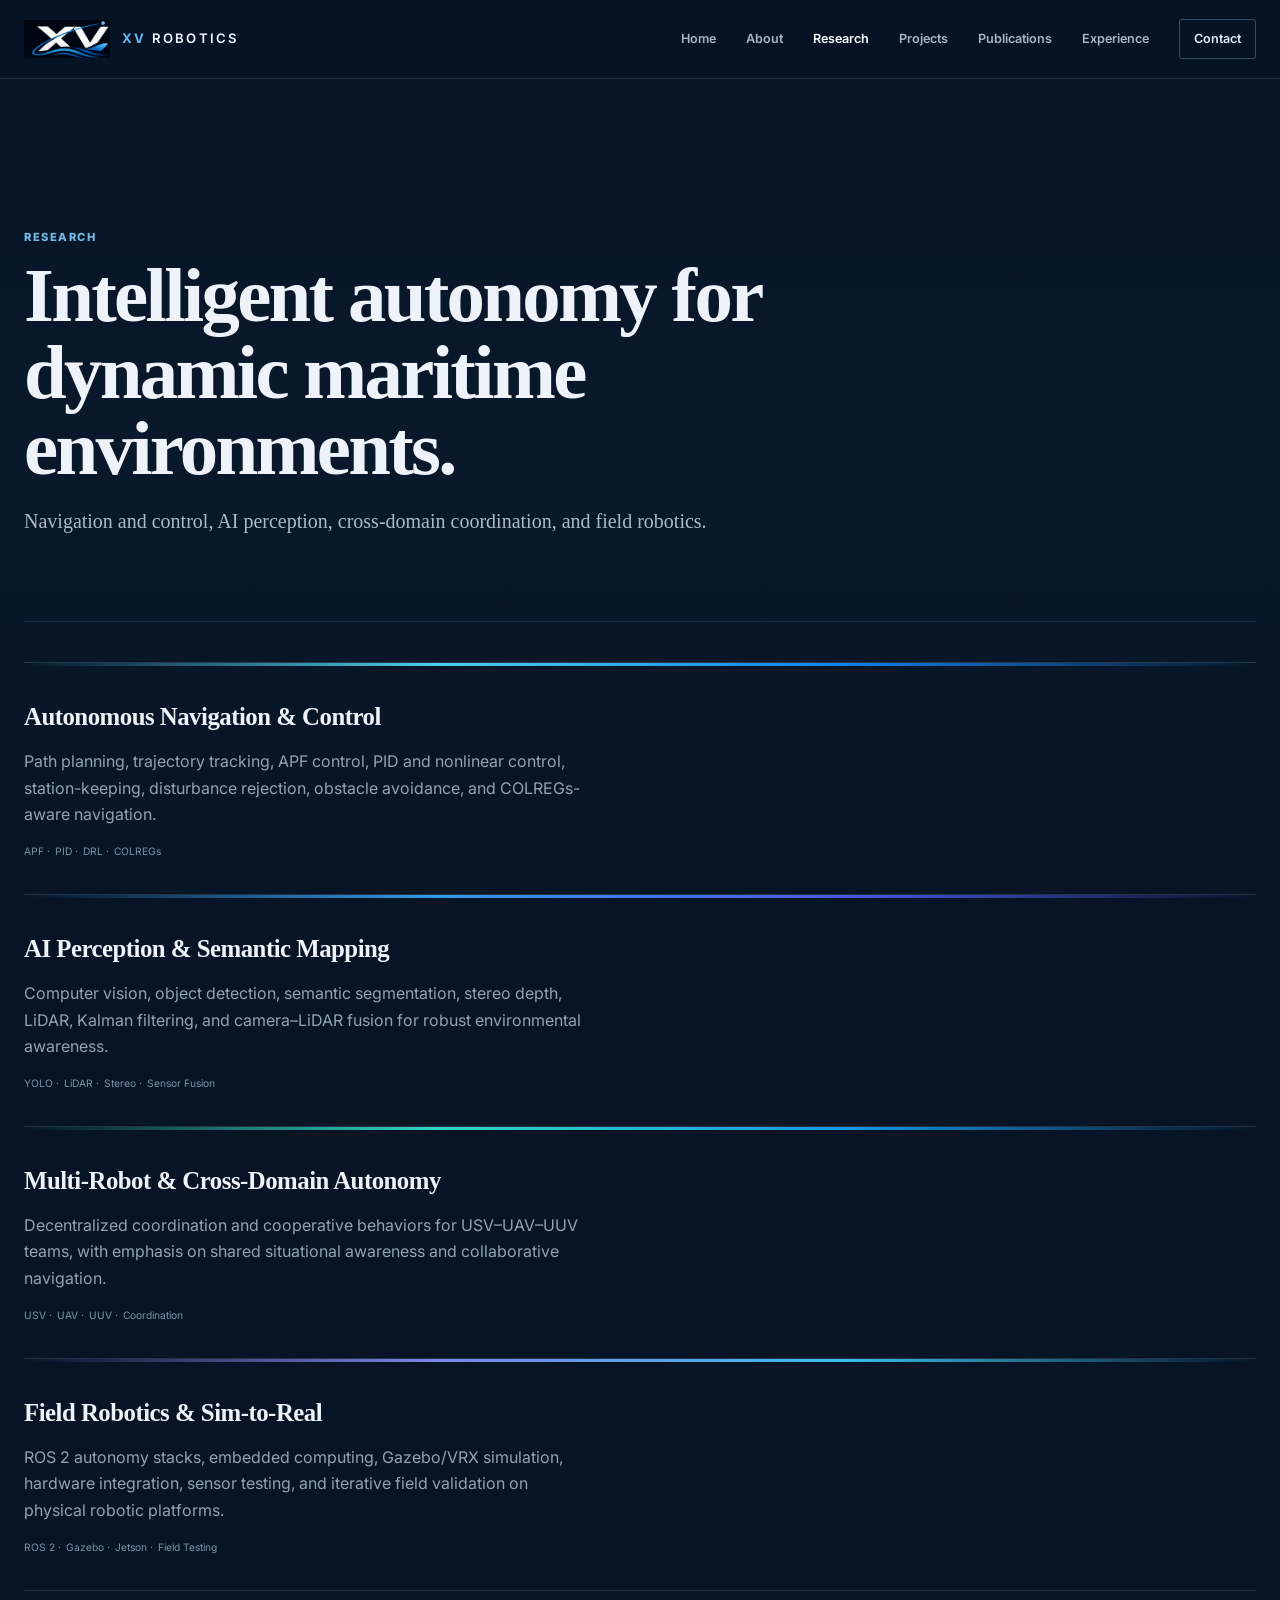
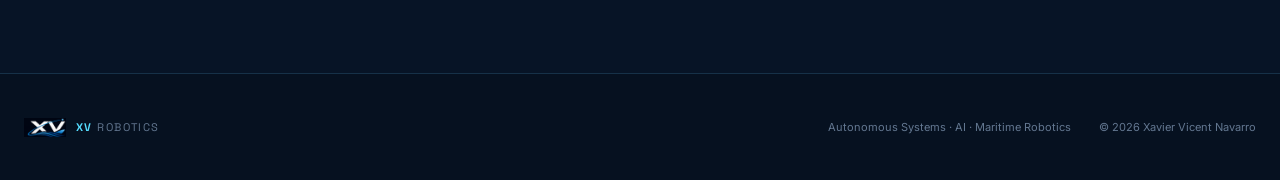
<file: research.html>
<!DOCTYPE html>
<html lang="en">
<head>
  <meta charset="utf-8" />
  <meta name="viewport" content="width=device-width, initial-scale=1" />
  <meta name="description" content="Research areas of Xavier Vicent Navarro in autonomous navigation, controls, AI perception, semantic mapping, and multi-robot autonomy." />
  <meta name="theme-color" content="#06152d" />
  <link rel="icon" type="image/png" href="assets/xv-logo.png" />
  <title>Research | XV Robotics</title>
  <link rel="preconnect" href="https://fonts.googleapis.com">
  <link rel="preconnect" href="https://fonts.gstatic.com" crossorigin>
  <link href="https://fonts.googleapis.com/css2?family=Inter:wght@400;500;600;700;800&family=Space+Grotesk:wght@500;600;700&display=swap" rel="stylesheet">
  <link rel="stylesheet" href="styles.css" />
</head>
<body class="page-research">
<div class="page-noise" aria-hidden="true"></div><div class="ambient ambient-a" aria-hidden="true"></div><div class="ambient ambient-b" aria-hidden="true"></div>
<header class="site-header" id="top">
  <div class="nav-wrap">
    <a class="brand" href="index.html" aria-label="XV Robotics home">
      <span class="brand-mark"><img src="assets/xv-logo.png" alt="XV Robotics logo" /></span>
      <span class="brand-name"><b>XV</b> ROBOTICS</span>
    </a>
    <button class="menu-toggle" type="button" aria-expanded="false" aria-controls="nav-links" aria-label="Open navigation"><span></span><span></span><span></span></button>
    <nav id="nav-links" class="nav-links" aria-label="Primary navigation">
      <a href="index.html">Home</a><a href="about.html">About</a><a class="active" href="research.html">Research</a><a href="projects.html">Projects</a><a href="publications.html">Publications</a><a href="experience.html">Experience</a>
      <a class="nav-cta" href="contact.html">Contact</a>
    </nav>
  </div>
</header>
<main><section class="page-hero section-shell reveal">
  <div class="page-hero-copy">
    <p class="kicker">RESEARCH</p>
    <h1>Intelligent autonomy for dynamic maritime environments.</h1>
    <p>Navigation and control, AI perception, cross-domain coordination, and field robotics.</p>
  </div>
  <div class="page-hero-code" aria-hidden="true">
    <span>XV / R&D</span>
    <img src="assets/xv-logo.png" alt="" />
  </div>
</section><section class="section section-shell" id="research">
<div class="section-heading reveal">
<span class="section-number">02</span>
<div>
<p class="kicker">RESEARCH AREAS</p>
<h2>Intelligent autonomy for dynamic maritime environments.</h2>
</div>
</div>
<div class="research-grid">
<article class="research-card reveal">
<div class="research-card-top"><span class="card-index">01</span><span class="card-line"></span></div>
<div class="research-icon icon-nav"><span></span></div>
<h3>Autonomous Navigation &amp; Control</h3>
<p>Path planning, trajectory tracking, APF control, PID and nonlinear control, station-keeping, disturbance rejection, obstacle avoidance, and COLREGs-aware navigation.</p>
<div class="tags"><span>APF</span><span>PID</span><span>DRL</span><span>COLREGs</span></div>
</article>
<article class="research-card reveal">
<div class="research-card-top"><span class="card-index">02</span><span class="card-line"></span></div>
<div class="research-icon icon-ai"><span></span></div>
<h3>AI Perception &amp; Semantic Mapping</h3>
<p>Computer vision, object detection, semantic segmentation, stereo depth, LiDAR, Kalman filtering, and camera–LiDAR fusion for robust environmental awareness.</p>
<div class="tags"><span>YOLO</span><span>LiDAR</span><span>Stereo</span><span>Sensor Fusion</span></div>
</article>
<article class="research-card reveal">
<div class="research-card-top"><span class="card-index">03</span><span class="card-line"></span></div>
<div class="research-icon icon-team"><span></span></div>
<h3>Multi-Robot &amp; Cross-Domain Autonomy</h3>
<p>Decentralized coordination and cooperative behaviors for USV–UAV–UUV teams, with emphasis on shared situational awareness and collaborative navigation.</p>
<div class="tags"><span>USV</span><span>UAV</span><span>UUV</span><span>Coordination</span></div>
</article>
<article class="research-card reveal">
<div class="research-card-top"><span class="card-index">04</span><span class="card-line"></span></div>
<div class="research-icon icon-field"><span></span></div>
<h3>Field Robotics &amp; Sim-to-Real</h3>
<p>ROS 2 autonomy stacks, embedded computing, Gazebo/VRX simulation, hardware integration, sensor testing, and iterative field validation on physical robotic platforms.</p>
<div class="tags"><span>ROS 2</span><span>Gazebo</span><span>Jetson</span><span>Field Testing</span></div>
</article>
</div>
</section></main>
<footer>
  <div class="section-shell footer-inner">
    <a class="footer-brand" href="index.html"><img src="assets/xv-logo.png" alt="" /><span><b>XV</b> ROBOTICS</span></a>
    <p>Autonomous Systems · AI · Maritime Robotics</p>
    <p>© <span id="year"></span> Xavier Vicent Navarro</p>
  </div>
</footer>
<script src="script.js"></script>
</body>
</html>
</file>
<file: styles.css>
:root {
  --bg: #020713;
  --bg-2: #040c19;
  --panel: rgba(8, 18, 34, 0.72);
  --panel-solid: #071221;
  --text: #f5f8fd;
  --muted: #91a2b8;
  --muted-2: #687b94;
  --line: rgba(136, 174, 219, 0.14);
  --line-strong: rgba(83, 178, 255, 0.30);
  --blue: #23a8ff;
  --blue-2: #0f6fe5;
  --cyan: #69d8ff;
  --blue-soft: rgba(35, 168, 255, 0.12);
  --max: 1240px;
  --radius: 22px;
  --shadow: 0 30px 90px rgba(0, 0, 0, 0.28);
}

* { box-sizing: border-box; }
html { scroll-behavior: smooth; }
body {
  margin: 0;
  color: var(--text);
  background: var(--bg);
  font-family: "Inter", system-ui, sans-serif;
  line-height: 1.65;
  overflow-x: hidden;
}

body::before {
  content: "";
  position: fixed;
  inset: 0;
  pointer-events: none;
  z-index: -4;
  background:
    radial-gradient(circle at 76% 4%, rgba(27, 133, 242, .16), transparent 31rem),
    radial-gradient(circle at 12% 38%, rgba(0, 112, 220, .08), transparent 28rem),
    linear-gradient(180deg, #020713 0%, #020713 55%, #030916 100%);
}

.page-noise {
  position: fixed;
  inset: 0;
  z-index: 100;
  opacity: .022;
  pointer-events: none;
  background-image: url("data:image/svg+xml,%3Csvg viewBox='0 0 180 180' xmlns='http://www.w3.org/2000/svg'%3E%3Cfilter id='n'%3E%3CfeTurbulence type='fractalNoise' baseFrequency='.84' numOctaves='4' stitchTiles='stitch'/%3E%3C/filter%3E%3Crect width='100%25' height='100%25' filter='url(%23n)' opacity='.9'/%3E%3C/svg%3E");
}

.ambient { position: fixed; border-radius: 50%; filter: blur(100px); pointer-events: none; z-index: -3; }
.ambient-a { width: 440px; height: 440px; background: rgba(13, 111, 225, .12); top: 9vh; right: -180px; }
.ambient-b { width: 360px; height: 360px; background: rgba(30, 174, 255, .06); top: 60vh; left: -190px; }

::selection { background: rgba(35, 168, 255, .34); color: #fff; }
a { color: inherit; }
img { max-width: 100%; display: block; }
button, a { -webkit-tap-highlight-color: transparent; }

.section-shell { width: min(var(--max), calc(100% - 48px)); margin-inline: auto; }
.section { padding: 122px 0; border-top: 1px solid var(--line); position: relative; }

.site-header {
  position: sticky;
  top: 0;
  z-index: 60;
  backdrop-filter: blur(22px) saturate(1.2);
  background: rgba(2, 7, 19, 0.72);
  border-bottom: 1px solid rgba(136, 174, 219, .10);
}
.nav-wrap {
  width: min(var(--max), calc(100% - 48px));
  margin-inline: auto;
  height: 78px;
  display: flex;
  align-items: center;
  justify-content: space-between;
}
.brand { display: inline-flex; align-items: center; gap: 12px; text-decoration: none; }
.brand-mark { width: 54px; height: 38px; display: grid; place-items: center; overflow: hidden; }
.brand-mark img { width: 64px; max-width: none; }
.brand-name { font-family: "Space Grotesk", sans-serif; font-size: .82rem; font-weight: 600; letter-spacing: .17em; color: #dfe9f5; }
.brand-name b { color: var(--blue); }
.nav-links { display: flex; align-items: center; gap: 30px; }
.nav-links a { position: relative; text-decoration: none; color: #a6b5c8; font-size: .79rem; font-weight: 700; transition: color .2s ease; }
.nav-links a:not(.nav-cta)::after { content: ""; position: absolute; left: 0; right: 100%; bottom: -9px; height: 1px; background: var(--blue); transition: right .22s ease; }
.nav-links a:hover { color: white; }
.nav-links a:hover::after { right: 0; }
.nav-cta { border: 1px solid rgba(94, 181, 255, .3); background: rgba(31, 154, 255, .06); padding: 9px 14px; border-radius: 999px; color: #d9edff !important; }
.menu-toggle { display: none; border: 0; background: none; padding: 8px; }
.menu-toggle span { width: 23px; height: 2px; display: block; background: white; margin: 5px 0; }

.hero {
  min-height: calc(100vh - 78px);
  display: grid;
  grid-template-columns: 1.05fr .95fr;
  gap: 72px;
  align-items: center;
  padding-top: 70px;
  padding-bottom: 84px;
}
.availability { display: inline-flex; align-items: center; gap: 9px; color: #a8bdd2; font-size: .76rem; font-weight: 700; border: 1px solid var(--line); background: rgba(255,255,255,.02); border-radius: 999px; padding: 8px 12px; }
.availability span { width: 7px; height: 7px; border-radius: 50%; background: #42d4ff; box-shadow: 0 0 16px #42d4ff; }
.eyebrow, .kicker { color: var(--blue); font-size: .72rem; font-weight: 800; letter-spacing: .2em; }
.eyebrow { margin: 24px 0 0; }
.hero h1 {
  margin: 16px 0 10px;
  font-family: "Space Grotesk", sans-serif;
  font-size: clamp(4.15rem, 7.1vw, 7.7rem);
  line-height: .88;
  letter-spacing: -.065em;
  font-weight: 700;
}
.hero h1 > span { display: block; color: transparent; background: linear-gradient(95deg, #f7fbff 0%, #8b9eb4 72%); -webkit-background-clip: text; background-clip: text; opacity: .98; }
.hero-role { margin: 27px 0 9px; font-weight: 700; font-size: 1.02rem; color: #dfe7f2; }
.hero-summary { max-width: 710px; font-size: 1.01rem; color: #98a9bc; line-height: 1.78; }
.hero-actions { display: flex; flex-wrap: wrap; align-items: center; gap: 12px; margin-top: 30px; }
.btn { display: inline-flex; align-items: center; justify-content: center; gap: 9px; min-height: 48px; padding: 0 18px; border-radius: 9px; text-decoration: none; font-size: .8rem; font-weight: 800; transition: transform .2s ease, border-color .2s ease, background .2s ease, box-shadow .2s ease; }
.btn:hover { transform: translateY(-2px); }
.btn.primary { background: linear-gradient(135deg, #3bbcff, #0b71df); color: #00101d; box-shadow: 0 12px 35px rgba(25, 152, 246, .15); }
.btn.primary:hover { box-shadow: 0 16px 42px rgba(25, 152, 246, .24); }
.btn.secondary { border: 1px solid rgba(160, 192, 227, .22); background: rgba(255,255,255,.025); color: white; }
.btn.secondary:hover { border-color: rgba(82, 179, 255, .48); }
.text-link { margin-left: 4px; text-decoration: none; font-size: .81rem; font-weight: 700; color: #8db6d7; border-bottom: 1px solid rgba(141,182,215,.32); padding-bottom: 2px; }
.hero-credentials { display: grid; grid-template-columns: repeat(3, 1fr); gap: 10px; margin-top: 38px; max-width: 790px; }
.hero-credentials div { min-height: 74px; padding: 13px 14px; border: 1px solid var(--line); border-radius: 12px; background: linear-gradient(180deg, rgba(255,255,255,.025), rgba(255,255,255,.008)); }
.hero-credentials span { display: block; color: #5e7794; font-size: .62rem; letter-spacing: .14em; text-transform: uppercase; font-weight: 800; margin-bottom: 5px; }
.hero-credentials strong { color: #c8d4e2; font-size: .75rem; line-height: 1.4; }

.hero-stage { position: relative; min-height: 560px; border: 1px solid rgba(100, 167, 228, .15); border-radius: 30px; background: linear-gradient(145deg, rgba(8,22,42,.78), rgba(2,9,20,.72)); overflow: hidden; box-shadow: var(--shadow); isolation: isolate; }
.hero-stage::before { content: ""; position: absolute; width: 360px; height: 360px; border-radius: 50%; background: radial-gradient(circle, rgba(28, 156, 255, .22), rgba(28,156,255,.02) 56%, transparent 72%); left: 50%; top: 49%; transform: translate(-50%,-50%); filter: blur(5px); }
.hero-stage::after { content: ""; position: absolute; inset: 0; border-radius: inherit; background: linear-gradient(115deg, rgba(255,255,255,.04), transparent 22%, transparent 72%, rgba(56,156,255,.05)); pointer-events: none; }
.stage-grid { position: absolute; inset: 0; opacity: .18; background-image: linear-gradient(rgba(97,164,222,.16) 1px, transparent 1px), linear-gradient(90deg, rgba(97,164,222,.16) 1px, transparent 1px); background-size: 44px 44px; mask-image: radial-gradient(circle at center, black, transparent 76%); }
.stage-logo { position: absolute; left: 50%; top: 47%; transform: translate(-50%,-50%); width: 66%; z-index: 3; filter: drop-shadow(0 20px 32px rgba(0,0,0,.45)); }
.stage-orbit { position: absolute; left: 50%; top: 48%; border: 1px solid rgba(73, 172, 255, .24); border-radius: 50%; transform-origin: center; }
.orbit-1 { width: 82%; height: 35%; transform: translate(-50%,-50%) rotate(-14deg); }
.orbit-2 { width: 64%; height: 58%; transform: translate(-50%,-50%) rotate(31deg); opacity: .55; }
.stage-dot { position: absolute; width: 8px; height: 8px; border-radius: 50%; background: var(--cyan); box-shadow: 0 0 22px var(--cyan); z-index: 4; }
.dot-a { top: 19%; right: 17%; }
.dot-b { bottom: 27%; left: 10%; width: 6px; height: 6px; }
.dot-c { bottom: 13%; right: 28%; width: 5px; height: 5px; }
.stage-badge { position: absolute; z-index: 5; display: flex; align-items: center; gap: 11px; padding: 10px 12px; border: 1px solid rgba(121,178,228,.18); background: rgba(3, 12, 25, .78); backdrop-filter: blur(12px); border-radius: 12px; box-shadow: 0 12px 30px rgba(0,0,0,.22); }
.badge-one { left: 5%; top: 12%; }
.badge-two { right: 5%; top: 25%; }
.badge-three { left: 8%; bottom: 11%; }
.badge-icon { width: 30px; height: 30px; display: grid; place-items: center; border-radius: 8px; color: var(--blue); border: 1px solid rgba(35,168,255,.25); background: rgba(35,168,255,.07); font-size: .65rem; font-weight: 800; }
.stage-badge small { display: block; color: #55718f; font-size: .52rem; letter-spacing: .15em; font-weight: 800; margin-bottom: 1px; }
.stage-badge strong { display: block; color: #c7d5e4; font-size: .68rem; }
.stage-caption { position: absolute; right: 24px; bottom: 21px; color: #5f7792; font-size: .57rem; font-weight: 800; letter-spacing: .17em; }
.stage-caption span { display: inline-block; width: 28px; height: 1px; vertical-align: middle; margin-right: 7px; background: var(--blue); }

.signal-strip { border-top: 1px solid var(--line); border-bottom: 1px solid var(--line); background: rgba(4,12,24,.54); }
.signal-grid { min-height: 116px; display: grid; grid-template-columns: 1fr 1fr 1.35fr 1.1fr; align-items: stretch; }
.signal-item { display: flex; flex-direction: column; justify-content: center; padding: 20px 24px; border-left: 1px solid var(--line); }
.signal-item:last-child { border-right: 1px solid var(--line); }
.signal-item strong { font-family: "Space Grotesk", sans-serif; font-size: 1.08rem; color: #e9f3ff; }
.signal-item span { color: #657c97; font-size: .65rem; text-transform: uppercase; letter-spacing: .12em; margin-top: 3px; }

.section-heading { display: grid; grid-template-columns: 76px 1fr; gap: 20px; align-items: start; margin-bottom: 58px; }
.section-number { color: #436281; font-family: "Space Grotesk", sans-serif; font-size: .78rem; padding-top: 4px; }
.section-heading h2 { margin: 6px 0 0; max-width: 840px; font-family: "Space Grotesk", sans-serif; font-size: clamp(2.35rem, 4vw, 4.2rem); line-height: 1.02; letter-spacing: -.045em; }

.about-layout { display: grid; grid-template-columns: 1.05fr .95fr; gap: 74px; align-items: start; }
.about-copy { max-width: 720px; }
.about-copy p { margin-top: 0; color: #92a3b7; font-size: 1rem; }
.about-copy .lead { color: #dce6f1; font-family: "Space Grotesk", sans-serif; font-size: 1.5rem; line-height: 1.38; letter-spacing: -.02em; }
.identity-card { position: relative; border: 1px solid var(--line); border-radius: var(--radius); padding: 20px; background: linear-gradient(155deg, rgba(11,27,49,.86), rgba(3,11,23,.82)); overflow: hidden; }
.identity-card::before { content: ""; position: absolute; width: 240px; height: 240px; border-radius: 50%; right: -100px; top: -100px; background: rgba(25,148,255,.1); filter: blur(40px); }
.identity-top { display: flex; justify-content: space-between; color: #58738f; font-size: .59rem; font-weight: 800; letter-spacing: .14em; }
.identity-logo { min-height: 165px; display: grid; place-items: center; border-bottom: 1px solid var(--line); margin-bottom: 3px; }
.identity-logo img { width: 70%; }
.identity-list > div { display: grid; grid-template-columns: 44px 1fr; gap: 12px; padding: 14px 3px; border-bottom: 1px solid var(--line); }
.identity-list > div:last-child { border-bottom: 0; }
.identity-list span { color: var(--blue); font-size: .64rem; font-weight: 800; }
.identity-list strong { font-family: "Space Grotesk", sans-serif; font-size: .92rem; color: #cbd8e6; }

.research-grid { display: grid; grid-template-columns: repeat(2, 1fr); gap: 16px; }
.research-card { position: relative; min-height: 360px; padding: 28px; border: 1px solid var(--line); background: linear-gradient(145deg, rgba(9,23,43,.82), rgba(3,10,22,.76)); border-radius: 18px; overflow: hidden; transition: transform .25s ease, border-color .25s ease, background .25s ease; }
.research-card:hover { transform: translateY(-5px); border-color: rgba(78,178,255,.37); background: linear-gradient(145deg, rgba(10,28,51,.93), rgba(3,11,24,.82)); }
.research-card::after { content: ""; position: absolute; width: 180px; height: 180px; border-radius: 50%; right: -75px; bottom: -75px; background: radial-gradient(circle, rgba(27,156,255,.10), transparent 68%); }
.research-card-top { display: flex; align-items: center; gap: 14px; }
.card-index { color: var(--blue); font-weight: 800; font-size: .67rem; letter-spacing: .15em; }
.card-line { height: 1px; flex: 1; background: var(--line); }
.research-icon { margin-top: 45px; width: 58px; height: 58px; border: 1px solid rgba(60,164,247,.24); border-radius: 16px; position: relative; background: rgba(24,147,242,.05); }
.icon-nav::before { content: ""; position: absolute; width: 30px; height: 18px; border: 1px solid var(--blue); border-radius: 50%; left: 13px; top: 20px; transform: rotate(-18deg); }
.icon-nav::after { content: ""; position: absolute; width: 6px; height: 6px; border-radius: 50%; background: var(--cyan); top: 11px; right: 9px; box-shadow: 0 0 10px var(--cyan); }
.icon-ai::before { content: ""; position: absolute; inset: 13px; border: 1px solid var(--blue); border-radius: 50%; box-shadow: inset 0 0 0 7px rgba(35,168,255,.05); }
.icon-ai::after { content: ""; position: absolute; width: 8px; height: 8px; border-radius: 50%; background: var(--cyan); left: 24px; top: 24px; box-shadow: 0 0 12px var(--cyan); }
.icon-team::before,.icon-team::after,.icon-team span { content: ""; position: absolute; width: 10px; height: 10px; border-radius: 50%; border: 1px solid var(--blue); }
.icon-team::before { left: 12px; top: 15px; }.icon-team::after { right: 12px; top: 15px; }.icon-team span { left: 23px; bottom: 10px; }
.icon-field::before { content: ""; position: absolute; left: 12px; right: 12px; bottom: 15px; height: 13px; border-bottom: 1px solid var(--blue); border-radius: 50%; box-shadow: 0 5px 0 -4px var(--cyan); }
.icon-field::after { content: ""; position: absolute; width: 24px; height: 7px; background: linear-gradient(90deg, transparent, var(--blue), transparent); top: 17px; left: 16px; clip-path: polygon(0 100%, 50% 0, 100% 100%); }
.research-card h3 { margin: 21px 0 12px; font-family: "Space Grotesk", sans-serif; font-size: 1.48rem; letter-spacing: -.02em; }
.research-card p { color: #91a2b7; max-width: 560px; margin: 0; }
.tags { display: flex; flex-wrap: wrap; gap: 7px; margin-top: 23px; }
.tags span { font-size: .64rem; color: #9dc9ec; border: 1px solid rgba(67,151,220,.19); background: rgba(19,102,166,.07); padding: 5px 9px; border-radius: 999px; }

.project-showcase { display: grid; grid-template-columns: repeat(2, 1fr); gap: 16px; }
.project-card { border: 1px solid var(--line); border-radius: 20px; background: linear-gradient(155deg, rgba(9,23,43,.83), rgba(3,10,22,.76)); overflow: hidden; transition: transform .25s ease, border-color .25s ease; }
.project-card:hover { transform: translateY(-4px); border-color: rgba(76,173,255,.36); }
.project-primary { grid-column: 1 / -1; display: grid; grid-template-columns: .9fr 1.1fr; min-height: 420px; }
.project-visual { position: relative; min-height: 420px; border-right: 1px solid var(--line); overflow: hidden; background: radial-gradient(circle at 46% 50%, rgba(25,139,236,.18), transparent 40%), linear-gradient(160deg, rgba(11,35,60,.7), rgba(2,8,18,.95)); }
.project-visual::before { content: ""; position: absolute; inset: 0; opacity: .28; background-image: linear-gradient(rgba(80,155,220,.12) 1px, transparent 1px), linear-gradient(90deg, rgba(80,155,220,.12) 1px, transparent 1px); background-size: 36px 36px; }
.route-line { position: absolute; width: 86%; height: 36%; left: 7%; top: 36%; border: 2px solid transparent; border-top-color: var(--blue); border-radius: 50%; transform: rotate(-8deg); filter: drop-shadow(0 0 8px rgba(35,168,255,.42)); }
.route-dot { position: absolute; width: 8px; height: 8px; border-radius: 50%; background: var(--cyan); box-shadow: 0 0 13px var(--cyan); }.r1{left:15%;top:51%}.r2{left:47%;top:41%}.r3{right:12%;top:43%}
.obstacle { position: absolute; width: 42px; height: 42px; border-radius: 50%; border: 1px dashed rgba(255,255,255,.33); background: rgba(255,255,255,.02); }.o1{left:35%;top:33%}.o2{right:26%;bottom:22%;width:54px;height:54px}
.boat-shape { position: absolute; width: 48px; height: 20px; left: 49%; top: 50%; transform: rotate(-11deg); background: linear-gradient(90deg, #e8f5ff, #47b9ff); clip-path: polygon(0 20%, 100% 0, 72% 100%, 15% 82%); filter: drop-shadow(0 0 11px rgba(35,168,255,.55)); }
.project-copy { padding: 31px 31px 28px; display: flex; flex-direction: column; }
.project-primary .project-copy { padding: 48px; justify-content: center; }
.project-overline { color: var(--blue); font-size: .61rem; font-weight: 800; letter-spacing: .13em; }
.project-overline span { color: #536f8d; margin-right: 10px; }
.project-copy h3 { font-family: "Space Grotesk", sans-serif; margin: 14px 0 12px; font-size: 1.62rem; line-height: 1.18; letter-spacing: -.025em; }
.project-primary .project-copy h3 { font-size: clamp(2rem, 3.2vw, 3.2rem); }
.project-copy p { color: #91a3b7; margin: 0; }
.project-footer { margin-top: auto; padding-top: 28px; display: flex; justify-content: space-between; gap: 16px; border-top: 1px solid var(--line); color: #627b96; font-size: .66rem; }
.project-mini-visual { height: 190px; position: relative; overflow: hidden; border-bottom: 1px solid var(--line); background: radial-gradient(circle at 50% 45%, rgba(33,151,246,.15), transparent 42%), linear-gradient(160deg,#081b31,#030a16); }
.project-mini-visual::after { content: ""; position: absolute; inset: 0; background-image: radial-gradient(rgba(69,161,238,.28) 1px, transparent 1px); background-size: 20px 20px; opacity: .25; }
.visual-fusion span,.visual-fusion i,.visual-fusion b { position:absolute;z-index:2;left:50%;top:50%;transform:translate(-50%,-50%);border-radius:50%; }
.visual-fusion span{width:110px;height:110px;border:1px solid rgba(57,172,255,.28)} .visual-fusion i{width:64px;height:64px;border:1px solid rgba(57,172,255,.55)} .visual-fusion b{width:10px;height:10px;background:var(--cyan);box-shadow:0 0 20px var(--cyan)}
.visual-team span,.visual-team i,.visual-team b { position:absolute;z-index:2;width:14px;height:14px;border-radius:50%;background:#dff4ff;box-shadow:0 0 18px rgba(69,190,255,.4)} .visual-team span{left:24%;top:38%}.visual-team i{left:49%;top:57%;background:var(--blue)}.visual-team b{right:23%;top:31%;background:#7fdcff}.visual-team::before{content:"";position:absolute;z-index:1;width:55%;height:80px;border:1px solid rgba(68,166,244,.32);border-radius:50%;left:22%;top:34%;transform:rotate(-8deg)}
.visual-sysid::before { content:"";position:absolute;left:12%;right:12%;bottom:31%;height:1px;background:rgba(100,167,226,.35);box-shadow:0 -42px 0 rgba(100,167,226,.14),0 42px 0 rgba(100,167,226,.14)}
.visual-sysid span { position:absolute;left:14%;right:12%;top:38%;height:58px;border-top:2px solid var(--blue);border-radius:50%;transform:skewX(-10deg) rotate(-4deg);filter:drop-shadow(0 0 6px rgba(35,168,255,.35))}.visual-sysid i{position:absolute;width:8px;height:8px;border-radius:50%;background:var(--cyan);left:50%;top:46%;box-shadow:0 0 12px var(--cyan)}

.publication-feature { display: grid; grid-template-columns: 100px 1fr 58px; gap: 28px; align-items: center; padding: 28px; border: 1px solid rgba(64,170,255,.28); border-radius: 18px; background: radial-gradient(circle at 12% 25%, rgba(34,157,246,.14), transparent 18rem), linear-gradient(145deg, rgba(10,27,49,.84), rgba(3,10,22,.76)); }
.pub-feature-mark { width: 74px; height: 74px; display:grid;place-items:center;border-radius:16px;border:1px solid rgba(78,176,255,.28);color:var(--blue);font-family:"Space Grotesk",sans-serif;font-weight:700;font-size:1.2rem;background:rgba(26,144,233,.06); }
.pub-feature-copy h3 { margin: 7px 0 7px; font-family:"Space Grotesk",sans-serif; font-size:1.45rem;line-height:1.3; }
.pub-feature-copy p { margin:0;color:#7e93aa;font-size:.82rem; }
.arrow-link { width:48px;height:48px;display:grid;place-items:center;border-radius:50%;border:1px solid var(--line);text-decoration:none;font-size:1.3rem;transition:.2s ease; }
.arrow-link:hover { background:var(--blue);color:#00101d;border-color:var(--blue);transform:translateY(-2px); }
.pub-group { margin-top: 54px; }
.pub-group-title { display:flex;justify-content:space-between;gap:16px;color:#667f9a;font-size:.64rem;text-transform:uppercase;letter-spacing:.15em;border-bottom:1px solid var(--line);padding-bottom:11px; }
.pub-group-title span:first-child { color:#d8e4ef;font-weight:800; }
.publication { display:grid;grid-template-columns:76px 1fr 50px;gap:23px;align-items:center;padding:24px 4px;border-bottom:1px solid var(--line);transition:background .2s ease,padding .2s ease; }
.publication:hover { background:linear-gradient(90deg,rgba(31,142,227,.055),transparent 65%);padding-left:12px;padding-right:12px; }
.pub-year { font-family:"Space Grotesk",sans-serif;color:#627b97;font-size:.88rem; }
.pub-type { color:var(--blue);font-size:.61rem;font-weight:800;letter-spacing:.1em;text-transform:uppercase; }
.pub-content h3 { margin:5px 0 5px;font-family:"Space Grotesk",sans-serif;font-size:1.08rem;line-height:1.35; }
.pub-content p { margin:0;color:#71859c;font-size:.79rem; }
.pub-link { width:40px;height:40px;display:grid;place-items:center;border:1px solid var(--line);border-radius:50%;text-decoration:none;font-size:1.05rem;color:#cfe7f9;transition:.2s ease; }
.pub-link:hover { background:var(--blue);color:#00101f;border-color:var(--blue); }
.muted-pub { grid-template-columns:76px 1fr 120px; }
.status-pill { justify-self:end;font-size:.59rem;border:1px solid var(--line);color:#7f95ad;border-radius:999px;padding:6px 9px;text-transform:uppercase;letter-spacing:.07em; }

.background-grid { display:grid;grid-template-columns:1fr 1fr;gap:72px; }
.column-header { display:flex;align-items:end;justify-content:space-between;gap:20px;padding-bottom:16px;border-bottom:1px solid var(--line);margin-bottom:28px; }
.column-header h3 { margin:0;font-family:"Space Grotesk",sans-serif;font-size:1.3rem; }
.column-header span { color:#5f7691;font-size:.62rem;text-transform:uppercase;letter-spacing:.11em; }
.timeline { border-left:1px solid var(--line);padding-left:25px; }
.timeline-item { position:relative;padding:0 0 36px; }
.timeline-item::before { content:"";position:absolute;left:-30px;top:7px;width:8px;height:8px;border-radius:50%;background:var(--bg);border:2px solid var(--blue);box-shadow:0 0 0 5px rgba(35,168,255,.04); }
.timeline-date { color:var(--blue);font-size:.63rem;letter-spacing:.11em;font-weight:800;text-transform:uppercase; }
.timeline-item h4 { margin:5px 0 2px;font-family:"Space Grotesk",sans-serif;font-size:1.09rem; }
.timeline-org { margin:0 0 8px!important;color:#bdcad8!important;font-size:.79rem!important; }
.timeline-item p { margin:0;color:#7f92a8;font-size:.84rem; }

.skills-grid { display:grid;grid-template-columns:repeat(4,1fr);gap:1px;background:var(--line);border:1px solid var(--line);border-radius:18px;overflow:hidden; }
.skill-group { min-height:210px;padding:26px;background:linear-gradient(155deg,#061120,#030a15); }
.skill-number { color:#496b8e;font-family:"Space Grotesk",sans-serif;font-size:.68rem;margin-bottom:45px; }
.skill-group h3 { margin:0 0 10px;color:#dbe6f2;font-family:"Space Grotesk",sans-serif;font-size:1.05rem; }
.skill-group p { margin:0;color:#7e91a7;font-size:.83rem;line-height:1.8; }

.contact-section { padding-bottom:144px; }
.contact-card { position:relative;display:grid;grid-template-columns:1.25fr .75fr;align-items:center;min-height:430px;padding:clamp(36px,6vw,72px);border-radius:26px;border:1px solid rgba(58,169,255,.25);background:radial-gradient(circle at 84% 25%,rgba(26,143,232,.20),transparent 25rem),linear-gradient(145deg,#081a30,#030a16);overflow:hidden;box-shadow:var(--shadow); }
.contact-orbit { position:absolute;width:540px;height:200px;border:1px solid rgba(65,173,255,.17);border-radius:50%;right:-130px;top:80px;transform:rotate(-13deg); }
.contact-copy { position:relative;z-index:2; }
.contact-card h2 { margin:10px 0 15px;max-width:820px;font-family:"Space Grotesk",sans-serif;font-size:clamp(2.35rem,4.3vw,4.4rem);line-height:1.03;letter-spacing:-.045em; }
.contact-card > .contact-copy > p:not(.kicker) { max-width:650px;color:#93a6ba; }
.contact-actions { display:flex;flex-wrap:wrap;gap:11px;margin-top:28px; }
.contact-logo { position:relative;z-index:2;display:grid;place-items:center; }
.contact-logo img { width:min(100%,360px);opacity:.86;filter:drop-shadow(0 25px 40px rgba(0,0,0,.34)); }

footer { border-top:1px solid var(--line);padding:33px 0; }
.footer-inner { display:grid;grid-template-columns:1fr auto auto;gap:28px;align-items:center;color:#637790;font-size:.69rem; }
.footer-brand { display:inline-flex;align-items:center;gap:10px;text-decoration:none;font-family:"Space Grotesk",sans-serif;letter-spacing:.13em; }
.footer-brand img { width:42px; }
.footer-brand b { color:var(--blue); }

.reveal { opacity:0;transform:translateY(16px);transition:opacity .65s ease,transform .65s cubic-bezier(.2,.7,.2,1); }
.reveal.visible { opacity:1;transform:translateY(0); }

@media (max-width: 1040px) {
  .hero { grid-template-columns:1fr;min-height:auto;padding-top:84px;gap:45px; }
  .hero-stage { min-height:500px; }
  .about-layout,.background-grid { grid-template-columns:1fr; }
  .signal-grid { grid-template-columns:repeat(2,1fr); }
  .signal-item:nth-child(3) { border-top:1px solid var(--line); }
  .signal-item:nth-child(4) { border-top:1px solid var(--line); }
  .project-primary { grid-template-columns:1fr; }
  .project-visual { border-right:0;border-bottom:1px solid var(--line);min-height:340px; }
  .skills-grid { grid-template-columns:repeat(2,1fr); }
  .contact-card { grid-template-columns:1fr; }
  .contact-logo { margin-top:34px;justify-content:start; }
  .contact-logo img { width:280px; }
  .footer-inner { grid-template-columns:1fr;gap:6px; }
}

@media (max-width: 760px) {
  .section-shell,.nav-wrap { width:min(100% - 30px,var(--max)); }
  .section { padding:88px 0; }
  .menu-toggle { display:block; }
  .nav-links { position:absolute;top:78px;left:0;right:0;padding:20px 22px 25px;background:rgba(2,7,19,.98);border-bottom:1px solid var(--line);flex-direction:column;align-items:flex-start;gap:15px;transform:translateY(-130%);opacity:0;pointer-events:none;transition:.25s ease; }
  .nav-links.open { transform:translateY(0);opacity:1;pointer-events:auto; }
  .nav-cta { border:0!important;background:none!important;padding:0!important; }
  .brand-name { display:none; }
  .hero { padding-top:54px;padding-bottom:68px; }
  .hero h1 { font-size:clamp(3.25rem,16vw,5.25rem); }
  .hero-credentials { grid-template-columns:1fr; }
  .hero-stage { min-height:405px;border-radius:22px; }
  .stage-logo { width:76%; }
  .stage-badge { transform:scale(.84);transform-origin:left top; }
  .badge-two { transform-origin:right top; }
  .signal-grid { grid-template-columns:1fr 1fr; }
  .signal-item { padding:18px 14px; }
  .section-heading { grid-template-columns:42px 1fr;gap:10px;margin-bottom:44px; }
  .research-grid,.project-showcase,.skills-grid { grid-template-columns:1fr; }
  .project-primary { grid-column:auto; }
  .project-primary .project-copy { padding:30px; }
  .publication-feature { grid-template-columns:1fr;gap:17px; }
  .pub-feature-mark { width:54px;height:54px; }
  .arrow-link { justify-self:start; }
  .publication,.muted-pub { grid-template-columns:54px 1fr;gap:13px; }
  .publication .pub-link,.publication .status-pill { grid-column:2;justify-self:start; }
  .project-footer { flex-direction:column;gap:6px; }
  .contact-card { min-height:0;padding:34px 26px; }
  .contact-logo img { width:230px; }
}

@media (max-width: 520px) {
  .signal-grid { grid-template-columns:1fr; }
  .signal-item { border-right:1px solid var(--line);border-top:1px solid var(--line); }
  .signal-item:first-child { border-top:0; }
  .hero-stage { min-height:360px; }
  .badge-two { top:18%; }
  .badge-three { bottom:8%; }
  .stage-caption { display:none; }
}

@media (prefers-reduced-motion: reduce) {
  html { scroll-behavior:auto; }
  .reveal { opacity:1;transform:none;transition:none; }
}

/* =========================================================
   XV ROBOTICS — BRAND COLOR PASS
   Aquairyx-inspired navy / electric blue / aqua identity
   ========================================================= */
:root {
  --bg: #031027;
  --bg-2: #061a36;
  --panel: rgba(8, 29, 56, 0.78);
  --panel-solid: #081c36;
  --text: #f8fbff;
  --muted: #a8bad0;
  --muted-2: #7f95ae;
  --line: rgba(96, 195, 255, 0.18);
  --line-strong: rgba(73, 206, 255, 0.48);
  --blue: #149cff;
  --blue-2: #1557ff;
  --cyan: #51ddff;
  --aqua: #28ead1;
  --violet: #7d82ff;
  --blue-soft: rgba(20, 156, 255, 0.14);
  --shadow: 0 30px 100px rgba(0, 7, 22, 0.45);
}

body {
  background:
    radial-gradient(circle at 84% 5%, rgba(20,156,255,.21), transparent 30rem),
    radial-gradient(circle at 4% 28%, rgba(40,234,209,.11), transparent 26rem),
    radial-gradient(circle at 55% 68%, rgba(21,87,255,.08), transparent 36rem),
    linear-gradient(180deg, #020b1c 0%, #04152e 44%, #020b1c 100%);
}

body::before {
  background:
    radial-gradient(circle at 80% 2%, rgba(46,190,255,.16), transparent 28rem),
    radial-gradient(circle at 9% 45%, rgba(25,110,255,.10), transparent 30rem),
    linear-gradient(180deg, rgba(2,10,26,.38), rgba(2,13,30,.92));
}

.site-header {
  background: rgba(3, 15, 35, 0.78);
  border-bottom: 1px solid rgba(81,221,255,.16);
  box-shadow: 0 10px 30px rgba(0,6,20,.20);
}
.site-header::before {
  content: "";
  position: absolute;
  left: 0; right: 0; top: 0;
  height: 2px;
  background: linear-gradient(90deg, transparent, var(--aqua), var(--blue), var(--violet), transparent);
  opacity: .9;
}

.brand-mark {
  width: 66px;
  height: 43px;
  border-radius: 10px;
  background: linear-gradient(145deg, rgba(17,112,255,.10), rgba(65,220,255,.05));
  border: 1px solid rgba(83,205,255,.18);
  box-shadow: inset 0 0 24px rgba(20,156,255,.05), 0 8px 28px rgba(0,0,0,.18);
}
.brand-mark img { width: 72px; }
.brand-name { color: #f0f8ff; }
.brand-name b {
  color: transparent;
  background: linear-gradient(120deg, var(--cyan), var(--blue));
  -webkit-background-clip: text;
  background-clip: text;
}
.nav-cta {
  background: linear-gradient(135deg, rgba(32,207,255,.14), rgba(29,92,255,.14));
  border-color: rgba(82,215,255,.42);
  box-shadow: 0 0 24px rgba(29,159,255,.08);
}

.hero {
  position: relative;
}
.hero::before {
  content: "";
  position: absolute;
  inset: 8% -14% auto 38%;
  height: 70%;
  pointer-events: none;
  background: radial-gradient(ellipse at center, rgba(22,159,255,.15), rgba(39,231,209,.035) 38%, transparent 70%);
  filter: blur(8px);
  z-index: -1;
}
.availability {
  color: #c7e7f7;
  border-color: rgba(79,213,255,.24);
  background: linear-gradient(90deg, rgba(35,206,255,.08), rgba(17,92,255,.04));
}
.availability span { background: var(--aqua); box-shadow: 0 0 16px var(--aqua); }
.eyebrow, .kicker {
  color: transparent;
  background: linear-gradient(90deg, var(--aqua), var(--cyan), #65a3ff);
  -webkit-background-clip: text;
  background-clip: text;
}
.hero h1 {
  text-shadow: 0 10px 45px rgba(0,0,0,.22);
}
.hero h1 > span {
  background: linear-gradient(95deg, #ffffff 0%, #73e8ff 34%, #348aff 74%, #8d91ff 100%);
  -webkit-background-clip: text;
  background-clip: text;
}
.hero-role {
  color: #e8f7ff;
  font-size: 1.08rem;
}
.hero-summary { color: #b4c8d9; }
.btn.primary {
  background: linear-gradient(120deg, var(--aqua) 0%, var(--cyan) 32%, var(--blue) 68%, var(--blue-2) 100%);
  color: #001322;
  box-shadow: 0 12px 38px rgba(28,168,255,.30), inset 0 1px rgba(255,255,255,.35);
}
.btn.primary:hover { box-shadow: 0 16px 50px rgba(36,190,255,.42); }
.btn.secondary {
  background: linear-gradient(135deg, rgba(64,221,255,.08), rgba(25,94,255,.07));
  border-color: rgba(99,215,255,.28);
}
.text-link { color: #7be7ff; border-color: rgba(123,231,255,.35); }
.hero-credentials div {
  background: linear-gradient(145deg, rgba(13,51,87,.74), rgba(5,22,44,.74));
  border-color: rgba(89,206,255,.18);
  box-shadow: inset 0 1px rgba(255,255,255,.03);
}
.hero-credentials div:nth-child(1) { border-top: 2px solid #43dfff; }
.hero-credentials div:nth-child(2) { border-top: 2px solid #2c83ff; }
.hero-credentials div:nth-child(3) { border-top: 2px solid #2de2c8; }
.hero-credentials span { color: #6acfff; }

.hero-stage {
  border-color: rgba(93,211,255,.31);
  background:
    radial-gradient(circle at 50% 47%, rgba(33,177,255,.24), transparent 31%),
    radial-gradient(circle at 72% 20%, rgba(50,238,209,.09), transparent 25%),
    linear-gradient(145deg, rgba(7,35,67,.96), rgba(2,13,31,.95));
  box-shadow: 0 35px 110px rgba(0,5,18,.52), inset 0 1px rgba(255,255,255,.05), 0 0 0 1px rgba(46,166,255,.06);
}
.hero-stage::before {
  width: 430px;
  height: 430px;
  background: radial-gradient(circle, rgba(47,198,255,.25), rgba(25,101,255,.08) 45%, transparent 72%);
}
.stage-grid { opacity: .31; }
.stage-logo {
  width: 73%;
  filter: drop-shadow(0 22px 40px rgba(0,0,0,.52)) drop-shadow(0 0 20px rgba(40,177,255,.15));
}
.stage-orbit { border-color: rgba(69,214,255,.39); }
.orbit-2 { border-color: rgba(56,235,202,.24); }
.stage-badge {
  background: linear-gradient(145deg, rgba(7,33,62,.94), rgba(3,18,38,.90));
  border-color: rgba(90,210,255,.28);
}
.badge-icon {
  color: #8eeaff;
  background: linear-gradient(135deg, rgba(41,218,255,.14), rgba(23,104,255,.12));
  border-color: rgba(72,215,255,.34);
}

.signal-strip {
  background: linear-gradient(90deg, rgba(9,35,65,.88), rgba(5,22,47,.90), rgba(8,36,65,.88));
  border-color: rgba(74,202,255,.18);
}
.signal-item {
  position: relative;
  overflow: hidden;
}
.signal-item::after {
  content: "";
  position: absolute;
  width: 90px; height: 90px;
  border-radius: 50%;
  right: -36px; bottom: -52px;
  background: radial-gradient(circle, rgba(58,210,255,.12), transparent 70%);
}
.signal-item strong {
  color: #eafaff;
  background: linear-gradient(90deg, #ffffff, #66e8ff, #4790ff);
  -webkit-background-clip: text;
  background-clip: text;
  -webkit-text-fill-color: transparent;
}

.section { border-top-color: rgba(76,188,255,.13); }
.section-number {
  color: #65dfff;
  border-color: rgba(77,210,255,.22);
  background: rgba(28,156,255,.05);
}
.section-heading h2 { color: #f6fbff; }

.identity-card {
  border-color: rgba(74,211,255,.22) !important;
  background:
    radial-gradient(circle at 80% 14%, rgba(20,157,255,.18), transparent 16rem),
    linear-gradient(145deg, rgba(9,36,69,.94), rgba(4,19,39,.95)) !important;
  box-shadow: var(--shadow);
}
.identity-logo {
  background: linear-gradient(145deg, rgba(14,70,119,.5), rgba(5,23,46,.45));
  border-radius: 18px;
  border: 1px solid rgba(78,202,255,.16);
}
.identity-list div { border-color: rgba(80,196,255,.13); }
.identity-list span { color: #51ddff; }

.research-card {
  background:
    radial-gradient(circle at 82% 0%, rgba(32,164,255,.10), transparent 14rem),
    linear-gradient(155deg, rgba(8,35,66,.93), rgba(3,18,37,.96));
  border-color: rgba(93,203,255,.17);
  box-shadow: 0 18px 60px rgba(0,7,22,.18);
}
.research-card:nth-child(1) { --accent: #55e3ff; --accent2: #158bff; }
.research-card:nth-child(2) { --accent: #39a9ff; --accent2: #555dff; }
.research-card:nth-child(3) { --accent: #35ecd0; --accent2: #17a8ff; }
.research-card:nth-child(4) { --accent: #8b91ff; --accent2: #41cfff; }
.research-card::before {
  content: "";
  position: absolute;
  left: 0; right: 0; top: 0;
  height: 3px;
  background: linear-gradient(90deg, transparent, var(--accent), var(--accent2), transparent);
  opacity: .9;
}
.research-card:hover {
  transform: translateY(-7px);
  border-color: color-mix(in srgb, var(--accent) 45%, transparent);
  box-shadow: 0 24px 75px rgba(0,9,26,.35), 0 0 30px color-mix(in srgb, var(--accent) 10%, transparent);
}
.card-index { color: var(--accent); }
.research-icon {
  background: linear-gradient(145deg, color-mix(in srgb, var(--accent) 12%, transparent), rgba(15,71,130,.10));
  border-color: color-mix(in srgb, var(--accent) 34%, transparent);
}
.tags span {
  color: #c3efff;
  background: rgba(24,134,211,.10);
  border-color: rgba(79,198,255,.19);
}

.project-card {
  border-color: rgba(77,202,255,.18);
  background: linear-gradient(155deg, rgba(8,36,68,.93), rgba(3,17,36,.97));
  box-shadow: 0 20px 60px rgba(0,7,20,.20);
}
.project-card:hover {
  border-color: rgba(83,218,255,.42);
  transform: translateY(-5px);
  box-shadow: 0 26px 76px rgba(0,7,22,.36), 0 0 34px rgba(35,168,255,.08);
}
.project-primary {
  background:
    radial-gradient(circle at 20% 50%, rgba(38,209,255,.08), transparent 22rem),
    linear-gradient(155deg, rgba(8,39,74,.96), rgba(3,17,36,.98));
}
.project-overline { color: #63e7ff; }
.project-overline span {
  background: linear-gradient(135deg, #4ce7ff, #2173ff);
  color: #001321;
  border: 0;
}
.project-footer span:last-child { color: #70dfff; }

.publication-feature {
  border-color: rgba(70,216,255,.44);
  background:
    radial-gradient(circle at 9% 32%, rgba(47,221,255,.18), transparent 14rem),
    radial-gradient(circle at 90% 12%, rgba(65,83,255,.11), transparent 18rem),
    linear-gradient(145deg, rgba(10,45,82,.95), rgba(3,20,41,.95));
  box-shadow: 0 24px 70px rgba(0,8,24,.24);
}
.pub-feature-mark {
  color: #a9f3ff;
  background: linear-gradient(145deg, rgba(47,215,255,.15), rgba(26,82,255,.13));
  border-color: rgba(81,218,255,.34);
  box-shadow: 0 0 28px rgba(24,166,255,.09);
}
.publication:hover {
  background: linear-gradient(90deg, rgba(29,196,255,.07), rgba(30,90,255,.03) 55%, transparent);
}
.pub-type { color: #62ddff; }
.pub-link:hover,.arrow-link:hover {
  background: linear-gradient(135deg, var(--aqua), var(--blue));
  border-color: transparent;
  color: #001321;
  box-shadow: 0 10px 30px rgba(37,189,255,.22);
}
.status-pill {
  border-color: rgba(99,196,255,.2);
  background: rgba(25,125,210,.06);
  color: #8db7cf;
}

.timeline-item::before {
  border-color: #50dfff;
  box-shadow: 0 0 0 5px rgba(35,168,255,.06), 0 0 20px rgba(45,202,255,.15);
}
.timeline-date { color: #59dbff; }
.column-header { border-color: rgba(79,196,255,.16); }

.skills-grid {
  background: rgba(70,193,255,.16);
  border-color: rgba(70,193,255,.19);
  box-shadow: 0 22px 70px rgba(0,6,20,.18);
}
.skill-group {
  position: relative;
  overflow: hidden;
  background: linear-gradient(155deg, rgba(8,35,66,.96), rgba(3,17,36,.98));
}
.skill-group::after {
  content: "";
  position: absolute;
  left: 0; right: 0; bottom: 0;
  height: 3px;
  background: linear-gradient(90deg, transparent, #42e6ff, #247eff, transparent);
  opacity: .62;
}
.skill-number { color: #62ddff; }

.contact-card {
  border-color: rgba(74,218,255,.40);
  background:
    radial-gradient(circle at 78% 24%, rgba(48,220,255,.24), transparent 22rem),
    radial-gradient(circle at 15% 90%, rgba(39,94,255,.16), transparent 24rem),
    linear-gradient(135deg, #0a315c 0%, #071f45 42%, #07162f 100%);
  box-shadow: 0 34px 105px rgba(0,7,23,.46), inset 0 1px rgba(255,255,255,.06);
}
.contact-card::before {
  content: "";
  position: absolute;
  inset: 0;
  border-radius: inherit;
  background: linear-gradient(120deg, rgba(255,255,255,.035), transparent 30%, transparent 68%, rgba(61,230,255,.04));
  pointer-events: none;
}
.contact-logo img {
  opacity: 1;
  filter: drop-shadow(0 26px 42px rgba(0,0,0,.42)) drop-shadow(0 0 22px rgba(42,190,255,.12));
}

footer { background: rgba(2,10,24,.72); }
.footer-brand b { color: #55ddff; }

@media (max-width: 760px) {
  .site-header::before { height: 1px; }
  .hero-stage { box-shadow: 0 24px 75px rgba(0,5,18,.45); }
  .research-card:hover,.project-card:hover { transform: none; }
}


/* ---------- Multi-page navigation & page layouts ---------- */
.nav-links a.active { color:#fff; }
.nav-links a.active:not(.nav-cta)::after { content:""; display:block; height:2px; margin-top:7px; border-radius:2px; background:linear-gradient(90deg,var(--blue),var(--cyan)); box-shadow:0 0 12px rgba(35,168,255,.45); }
.nav-links .nav-cta.active { box-shadow:0 0 0 1px rgba(35,168,255,.35),0 0 24px rgba(35,168,255,.11); }

.page-hero { min-height:420px; display:grid; grid-template-columns:1.2fr .8fr; gap:60px; align-items:center; padding-top:150px; padding-bottom:80px; }
.page-hero-copy h1 { max-width:880px; margin:10px 0 20px; font-family:"Space Grotesk",sans-serif; font-size:clamp(3rem,6vw,6.3rem); line-height:.98; letter-spacing:-.055em; background:linear-gradient(112deg,#fff 15%,#dceeff 56%,#4dbfff 100%); -webkit-background-clip:text; background-clip:text; color:transparent; }
.page-hero-copy > p:not(.kicker) { max-width:720px; margin:0; color:#91a7bc; font-size:1.02rem; line-height:1.8; }
.page-hero-code { justify-self:end; width:min(100%,360px); aspect-ratio:1/.73; position:relative; display:grid; place-items:center; border:1px solid rgba(66,172,255,.22); border-radius:24px; overflow:hidden; background:radial-gradient(circle at 50% 35%,rgba(38,161,255,.16),transparent 50%),linear-gradient(145deg,rgba(8,25,45,.92),rgba(2,9,20,.88)); box-shadow:var(--shadow); }
.page-hero-code::before,.page-hero-code::after { content:""; position:absolute; border:1px solid rgba(66,172,255,.12); border-radius:50%; width:105%; height:46%; transform:rotate(-13deg); }
.page-hero-code::after { width:72%; height:35%; transform:rotate(18deg); }
.page-hero-code span { position:absolute; left:20px; top:17px; color:#587996; letter-spacing:.16em; font-size:.62rem; font-weight:800; }
.page-hero-code img { position:relative; z-index:2; width:72%; filter:drop-shadow(0 18px 32px rgba(0,0,0,.45)); }

.home-explore { padding-top:110px; }
.portal-grid { display:grid; grid-template-columns:repeat(3,1fr); gap:16px; }
.portal-card { position:relative; min-height:270px; padding:30px; overflow:hidden; border-radius:18px; border:1px solid var(--line); background:linear-gradient(155deg,rgba(8,23,42,.91),rgba(3,10,22,.83)); color:inherit; text-decoration:none; transition:transform .24s ease,border-color .24s ease,box-shadow .24s ease; }
.portal-card::before { content:""; position:absolute; width:190px; height:190px; right:-80px; top:-100px; border-radius:50%; background:radial-gradient(circle,rgba(36,168,255,.14),transparent 68%); transition:transform .3s ease; }
.portal-card:hover { transform:translateY(-5px); border-color:rgba(65,178,255,.38); box-shadow:0 24px 60px rgba(0,0,0,.25); }
.portal-card:hover::before { transform:scale(1.25); }
.portal-card > span { color:#3b8fc9; font-family:"Space Grotesk",sans-serif; font-size:.68rem; }
.portal-card h3 { margin:54px 0 10px; font-family:"Space Grotesk",sans-serif; font-size:1.45rem; }
.portal-card p { margin:0; color:#7f94aa; line-height:1.7; font-size:.86rem; }
.portal-card b { position:absolute; left:30px; bottom:26px; color:var(--blue); font-size:.72rem; letter-spacing:.04em; }
.portal-accent { background:radial-gradient(circle at 88% 15%,rgba(37,178,255,.2),transparent 15rem),linear-gradient(145deg,#0a1d35,#04101f); border-color:rgba(61,177,255,.29); }

.home-feature { padding-top:20px; }
.home-feature-card { min-height:470px; display:grid; grid-template-columns:1fr 1fr; border:1px solid rgba(58,169,255,.23); border-radius:24px; overflow:hidden; background:linear-gradient(145deg,#07192d,#030a15); box-shadow:var(--shadow); }
.home-feature-card > div:first-child { padding:clamp(34px,5vw,65px); display:flex; flex-direction:column; justify-content:center; }
.home-feature-card h2 { margin:10px 0 16px; font-family:"Space Grotesk",sans-serif; font-size:clamp(2rem,3.8vw,4rem); line-height:1.05; letter-spacing:-.04em; }
.home-feature-card p:not(.kicker) { max-width:620px; color:#8ea2b7; line-height:1.8; }
.home-feature-card .btn { align-self:flex-start; margin-top:15px; }
.home-feature-visual { min-height:420px; border-left:1px solid var(--line); position:relative; overflow:hidden; background-color:#04101f; }

.page-about #about,.page-research #research,.page-projects #projects,.page-publications #publications,.page-experience #experience,.page-contact #contact { padding-top:40px; }
.page-about #about .section-heading,.page-research #research .section-heading,.page-projects #projects .section-heading,.page-publications #publications .section-heading,.page-experience #experience .section-heading,.page-contact #contact .section-heading { display:none; }
.page-experience .skills-section { padding-top:20px; }
.page-contact .contact-section { padding-top:20px; }

@media (max-width:1040px){
  .portal-grid { grid-template-columns:repeat(2,1fr); }
  .page-hero { grid-template-columns:1fr; gap:30px; padding-top:120px; }
  .page-hero-code { justify-self:start; width:310px; }
  .home-feature-card { grid-template-columns:1fr; }
  .home-feature-visual { border-left:0; border-top:1px solid var(--line); }
}
@media (max-width:760px){
  .page-hero { min-height:auto; padding-top:105px; padding-bottom:50px; }
  .page-hero-code { width:100%; max-width:300px; }
  .portal-grid { grid-template-columns:1fr; }
  .portal-card { min-height:235px; }
  .nav-links a.active:not(.nav-cta)::after { display:none; }
  .home-feature-card { min-height:0; }
  .home-feature-visual { min-height:310px; }
}

/* Academic homepage and profile */
.academic-page { background:#071426; color:#edf3f8; }
.academic-page::before { background:linear-gradient(180deg,#071426 0%,#09182b 48%,#071426 100%); }
.academic-page .site-header { background:rgba(7,20,38,.96); border-bottom-color:rgba(160,184,207,.18); box-shadow:none; }
.academic-page .site-header::before { display:none; }
.academic-page .brand-mark { width:86px; height:40px; border:0; border-radius:0; background:none; box-shadow:none; overflow:visible; }
.academic-page .brand-mark img { width:86px; height:auto; object-fit:contain; }
.academic-page .brand-name { font-family:"Inter",sans-serif; }
.academic-page .brand-name b { color:#68b8ee; background:none; }
.academic-page .nav-links a { font-weight:600; }
.academic-page .nav-cta { border-radius:3px; background:transparent; border-color:rgba(125,177,218,.38); box-shadow:none; }
.academic-page .nav-links a.active:not(.nav-cta)::after { height:1px; background:#68b8ee; box-shadow:none; }
.academic-hero { min-height:690px; display:grid; grid-template-columns:minmax(0,1.45fr) minmax(280px,.55fr); gap:clamp(60px,8vw,120px); align-items:center; padding-top:92px; padding-bottom:90px; }
.academic-overline { margin:0 0 22px; color:#75b8e5; font-size:.72rem; font-weight:700; letter-spacing:.14em; text-transform:uppercase; }
.academic-hero h1,.academic-page-hero h1,.academic-section h2 { font-family:"Source Serif 4",Georgia,serif; font-weight:600; letter-spacing:-.025em; }
.academic-hero h1 { margin:0; max-width:850px; font-size:clamp(3.7rem,7.2vw,7rem); line-height:.96; }
.academic-deck { max-width:760px; margin:25px 0 34px; color:#b5c3d0; font-family:"Source Serif 4",Georgia,serif; font-size:clamp(1.25rem,2vw,1.65rem); line-height:1.45; }
.current-appointments { max-width:820px; border-top:1px solid rgba(152,180,204,.25); }
.current-appointments div { display:grid; grid-template-columns:minmax(250px,.85fr) 1.15fr; gap:24px; padding:14px 0; border-bottom:1px solid rgba(152,180,204,.18); }
.current-appointments strong { color:#e7eef4; font-size:.88rem; font-weight:600; }
.current-appointments span { color:#91a7b9; font-size:.84rem; }
.academic-actions { display:flex; flex-wrap:wrap; align-items:center; gap:12px; margin-top:30px; }
.academic-page .btn { min-height:44px; border-radius:3px; box-shadow:none; }
.academic-page .btn.primary { background:#d8e9f5; color:#071426; box-shadow:none; }
.academic-page .btn.primary:hover { background:#fff; box-shadow:none; }
.academic-page .btn.secondary { background:transparent; border-color:rgba(160,184,207,.35); }
.academic-page .text-link { color:#9dc7e4; }
.research-identity { border-left:1px solid rgba(152,180,204,.25); padding-left:42px; }
.research-identity img { width:min(100%,280px); margin-bottom:38px; }
.research-identity p { color:#75b8e5; font-size:.72rem; font-weight:700; letter-spacing:.12em; text-transform:uppercase; }
.research-identity ul { margin:16px 0 0; padding:0; list-style:none; }
.research-identity li { padding:11px 0; border-top:1px solid rgba(152,180,204,.17); color:#aebdca; font-size:.86rem; }
.academic-section { display:grid; grid-template-columns:190px minmax(0,820px); gap:clamp(38px,7vw,96px); padding-top:84px; padding-bottom:84px; border-top:1px solid rgba(152,180,204,.2); }
.academic-section-label { padding-top:7px; color:#75b8e5; font-size:.7rem; font-weight:700; letter-spacing:.12em; text-transform:uppercase; }
.academic-section h2 { margin:0 0 20px; font-size:clamp(2rem,3.4vw,3.35rem); line-height:1.1; }
.academic-section-body>p { max-width:760px; color:#9fb0bf; }
.academic-section-body .academic-lead { color:#d7e0e8; font-family:"Source Serif 4",Georgia,serif; font-size:1.32rem; line-height:1.55; }
.inline-links { display:flex; flex-wrap:wrap; gap:24px; margin-top:30px; }
.inline-links a,.section-link { color:#9dc7e4; font-size:.84rem; text-underline-offset:5px; }
.research-summary-list article { padding:0 0 24px; margin-bottom:24px; border-bottom:1px solid rgba(152,180,204,.18); }
.research-summary-list h3,.agenda-grid h3 { margin:0 0 7px; color:#e4ebf1; font-family:"Source Serif 4",Georgia,serif; font-size:1.3rem; font-weight:600; }
.research-summary-list p,.agenda-grid p { margin:0; color:#95a8b8; }
.section-link { display:inline-block; margin-top:6px; }
.academic-page-hero { padding-top:145px; padding-bottom:90px; }
.academic-page-hero h1 { margin:0 0 18px; font-size:clamp(3.4rem,6vw,6rem); line-height:1; }
.academic-page-hero>p:last-child { max-width:720px; color:#aabac8; font-family:"Source Serif 4",Georgia,serif; font-size:1.4rem; }
.biography p { margin-top:0; margin-bottom:20px; }
.appointment-list article { display:grid; grid-template-columns:110px 1fr; column-gap:24px; padding:22px 0; border-top:1px solid rgba(152,180,204,.18); }
.appointment-list article:first-child { border-top:0; padding-top:0; }
.appointment-list article p { grid-row:1/3; margin:5px 0 0; color:#75b8e5; font-size:.75rem; }
.appointment-list article h2 { margin:0 0 3px; font-size:1.45rem; }
.appointment-list article span { color:#95a8b8; font-size:.86rem; }
.agenda-grid { display:grid; grid-template-columns:1fr 1fr; column-gap:46px; row-gap:36px; }
.agenda-grid div { border-top:1px solid rgba(152,180,204,.2); padding-top:18px; }
.agenda-grid p { font-size:.9rem; }
.education-list>div:not(.inline-links) { display:grid; grid-template-columns:115px 1fr; gap:22px; padding:16px 0; border-top:1px solid rgba(152,180,204,.18); }
.education-list span { color:#75b8e5; font-size:.76rem; }
.education-list p { margin:0; color:#a6b5c2; }
.education-list strong { color:#e3ebf1; font-family:"Source Serif 4",Georgia,serif; font-size:1.12rem; }
.academic-page footer { background:#061120; }
@media (max-width:900px) {
  .academic-hero { grid-template-columns:1fr; min-height:auto; gap:60px; }
  .research-identity { border-left:0; border-top:1px solid rgba(152,180,204,.25); padding:40px 0 0; }
  .research-identity img { width:220px; }
}
@media (max-width:760px) {
  .academic-hero { padding-top:68px; padding-bottom:68px; }
  .academic-hero h1 { font-size:clamp(3.1rem,15vw,4.8rem); }
  .current-appointments div { grid-template-columns:1fr; gap:3px; }
  .academic-section { grid-template-columns:1fr; gap:24px; padding-top:62px; padding-bottom:62px; }
  .academic-section-label { padding-top:0; }
  .academic-page-hero { padding-top:96px; padding-bottom:60px; }
  .appointment-list article { grid-template-columns:1fr; }
  .appointment-list article p { grid-row:auto; }
  .agenda-grid { grid-template-columns:1fr; }
  .education-list>div:not(.inline-links) { grid-template-columns:1fr; gap:4px; }
}

/* Restrained editorial system for the remaining research pages */
body:not(.academic-page) {
  background:#071426;
  color:#edf3f8;
}
body:not(.academic-page)::before {
  background:linear-gradient(180deg,#071426 0%,#09182b 48%,#071426 100%);
}
body:not(.academic-page) .page-noise,
body:not(.academic-page) .ambient { display:none; }
body:not(.academic-page) .site-header {
  background:rgba(7,20,38,.96);
  border-bottom-color:rgba(160,184,207,.18);
  box-shadow:none;
}
body:not(.academic-page) .site-header::before { display:none; }
body:not(.academic-page) .brand-mark {
  width:86px;
  height:40px;
  border:0;
  border-radius:0;
  background:none;
  box-shadow:none;
  overflow:visible;
}
body:not(.academic-page) .brand-mark img { width:86px; height:auto; object-fit:contain; }
body:not(.academic-page) .brand-name { font-family:"Inter",sans-serif; }
body:not(.academic-page) .brand-name b { color:#68b8ee; background:none; }
body:not(.academic-page) .nav-links a { font-weight:600; }
body:not(.academic-page) .nav-cta {
  border-radius:3px;
  background:transparent;
  border-color:rgba(125,177,218,.38);
  box-shadow:none;
}
body:not(.academic-page) .nav-links a.active:not(.nav-cta)::after {
  height:1px;
  background:#68b8ee;
  box-shadow:none;
}
body:not(.academic-page) .page-hero {
  min-height:0;
  display:block;
  padding-top:138px;
  padding-bottom:84px;
}
body:not(.academic-page) .page-hero-code { display:none; }
body:not(.academic-page) .page-hero-copy h1 {
  max-width:920px;
  margin:8px 0 18px;
  color:#edf3f8;
  background:none;
  font-family:Georgia,"Times New Roman",serif;
  font-size:clamp(3.2rem,6vw,5.8rem);
  font-weight:600;
  line-height:1;
  letter-spacing:-.035em;
}
body:not(.academic-page) .kicker {
  color:#75b8e5;
  background:none;
  font-size:.7rem;
  letter-spacing:.14em;
}
body:not(.academic-page) .page-hero-copy>p:not(.kicker) {
  max-width:760px;
  color:#aabac8;
  font-family:Georgia,"Times New Roman",serif;
  font-size:1.25rem;
  line-height:1.55;
}
body:not(.academic-page) .section { padding-top:82px; padding-bottom:82px; }
body:not(.academic-page) .section-heading { grid-template-columns:1fr; gap:0; }
body:not(.academic-page) .section-number { display:none; }
body:not(.academic-page) .section-heading h2,
body:not(.academic-page) .contact-card h2 {
  font-family:Georgia,"Times New Roman",serif;
  font-weight:600;
  letter-spacing:-.025em;
}
body:not(.academic-page) .research-grid,
body:not(.academic-page) .project-showcase {
  grid-template-columns:1fr;
  gap:0;
  border-top:1px solid rgba(152,180,204,.22);
}
body:not(.academic-page) .research-card,
body:not(.academic-page) .project-card {
  min-height:0;
  padding:34px 0;
  border:0;
  border-bottom:1px solid rgba(152,180,204,.2);
  border-radius:0;
  background:none;
  box-shadow:none;
  transform:none;
}
body:not(.academic-page) .research-card:hover,
body:not(.academic-page) .project-card:hover { transform:none; border-color:rgba(152,180,204,.2); background:none; }
body:not(.academic-page) .research-card::after,
body:not(.academic-page) .research-icon,
body:not(.academic-page) .project-visual,
body:not(.academic-page) .project-mini-visual { display:none; }
body:not(.academic-page) .research-card-top { display:none; }
body:not(.academic-page) .research-card h3,
body:not(.academic-page) .project-copy h3,
body:not(.academic-page) .project-primary .project-copy h3,
body:not(.academic-page) .pub-feature-copy h3,
body:not(.academic-page) .pub-content h3,
body:not(.academic-page) .column-header h3,
body:not(.academic-page) .skill-group h3 {
  font-family:Georgia,"Times New Roman",serif;
  font-weight:600;
}
body:not(.academic-page) .research-card h3 { margin:0 0 10px; font-size:1.55rem; }
body:not(.academic-page) .tags { gap:0; margin-top:16px; }
body:not(.academic-page) .tags span {
  padding:0;
  border:0;
  border-radius:0;
  background:none;
  color:#7894a9;
}
body:not(.academic-page) .tags span:not(:last-child)::after { content:" · "; margin-right:5px; }
body:not(.academic-page) .project-primary { grid-column:auto; display:block; min-height:0; }
body:not(.academic-page) .project-copy,
body:not(.academic-page) .project-primary .project-copy { padding:0; }
body:not(.academic-page) .project-overline { color:#75b8e5; }
body:not(.academic-page) .project-overline span { display:none; }
body:not(.academic-page) .project-copy h3,
body:not(.academic-page) .project-primary .project-copy h3 { font-size:1.65rem; }
body:not(.academic-page) .project-footer { margin-top:22px; padding-top:14px; }
body:not(.academic-page) .publication-feature {
  grid-template-columns:1fr auto;
  padding:28px 0;
  border:0;
  border-top:1px solid rgba(152,180,204,.22);
  border-bottom:1px solid rgba(152,180,204,.22);
  border-radius:0;
  background:none;
  box-shadow:none;
}
body:not(.academic-page) .pub-feature-mark { display:none; }
body:not(.academic-page) .publication:hover { background:none; padding-left:4px; padding-right:4px; }
body:not(.academic-page) .pub-link,
body:not(.academic-page) .arrow-link { border-radius:3px; }
body:not(.academic-page) .status-pill {
  padding:0;
  border:0;
  border-radius:0;
  background:none;
  text-transform:none;
}
body:not(.academic-page) .timeline-item::before { box-shadow:none; }
body:not(.academic-page) .skills-grid {
  grid-template-columns:repeat(2,1fr);
  gap:0;
  border:0;
  border-top:1px solid rgba(152,180,204,.22);
  border-radius:0;
  background:none;
  box-shadow:none;
}
body:not(.academic-page) .skill-group {
  min-height:0;
  padding:28px 28px 28px 0;
  border-bottom:1px solid rgba(152,180,204,.2);
  background:none;
}
body:not(.academic-page) .skill-group:nth-child(odd) { border-right:1px solid rgba(152,180,204,.2); }
body:not(.academic-page) .skill-group:nth-child(even) { padding-left:28px; }
body:not(.academic-page) .skill-group::after,
body:not(.academic-page) .skill-number { display:none; }
body:not(.academic-page) .contact-card {
  display:block;
  min-height:0;
  padding:58px 0;
  border:0;
  border-top:1px solid rgba(152,180,204,.22);
  border-bottom:1px solid rgba(152,180,204,.22);
  border-radius:0;
  background:none;
  box-shadow:none;
}
body:not(.academic-page) .contact-card::before,
body:not(.academic-page) .contact-orbit,
body:not(.academic-page) .contact-logo { display:none; }
body:not(.academic-page) .btn { border-radius:3px; box-shadow:none; }
body:not(.academic-page) .btn.primary { background:#d8e9f5; color:#071426; box-shadow:none; }
body:not(.academic-page) footer { background:#061120; }
@media (max-width:760px) {
  body:not(.academic-page) .page-hero { padding-top:96px; padding-bottom:58px; }
  body:not(.academic-page) .page-hero-copy h1 { font-size:clamp(2.8rem,14vw,4.5rem); }
  body:not(.academic-page) .skills-grid { grid-template-columns:1fr; }
  body:not(.academic-page) .skill-group,
  body:not(.academic-page) .skill-group:nth-child(even) { padding:24px 0; border-right:0; }
}
</file>
